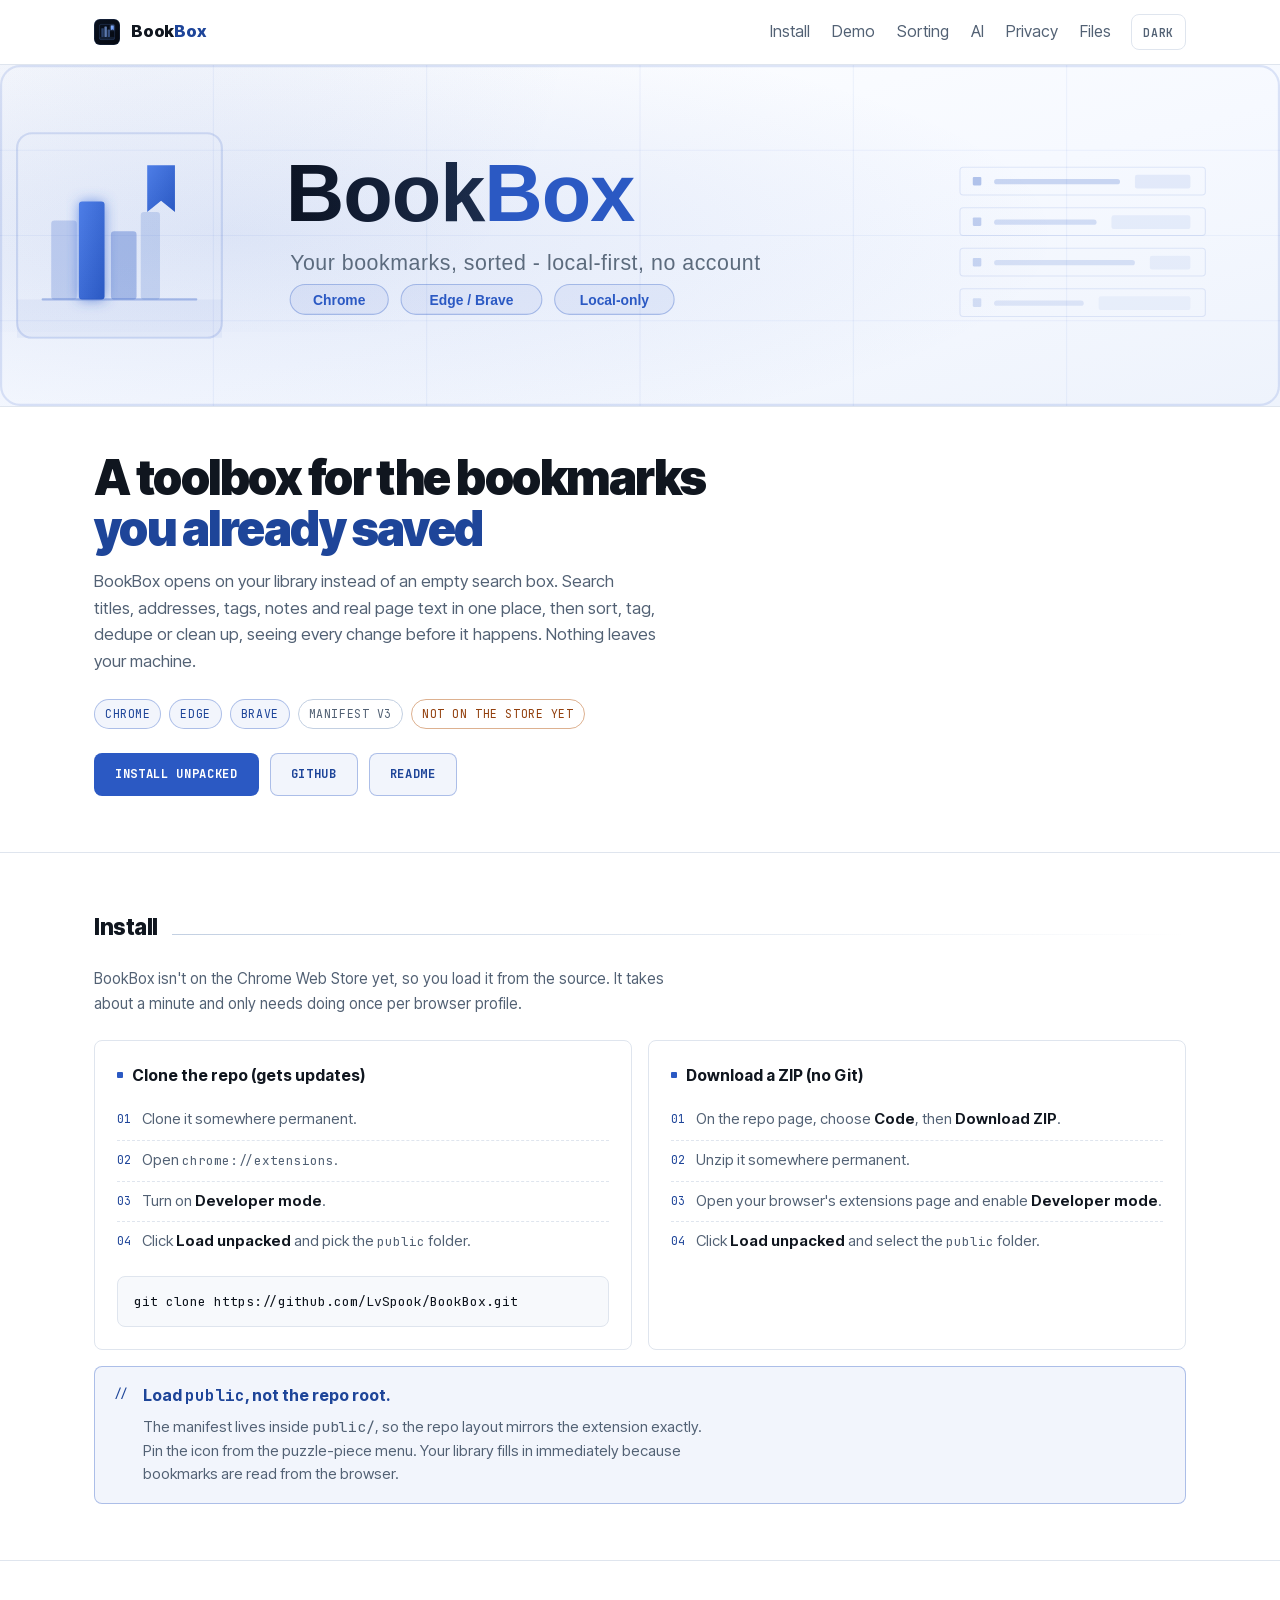
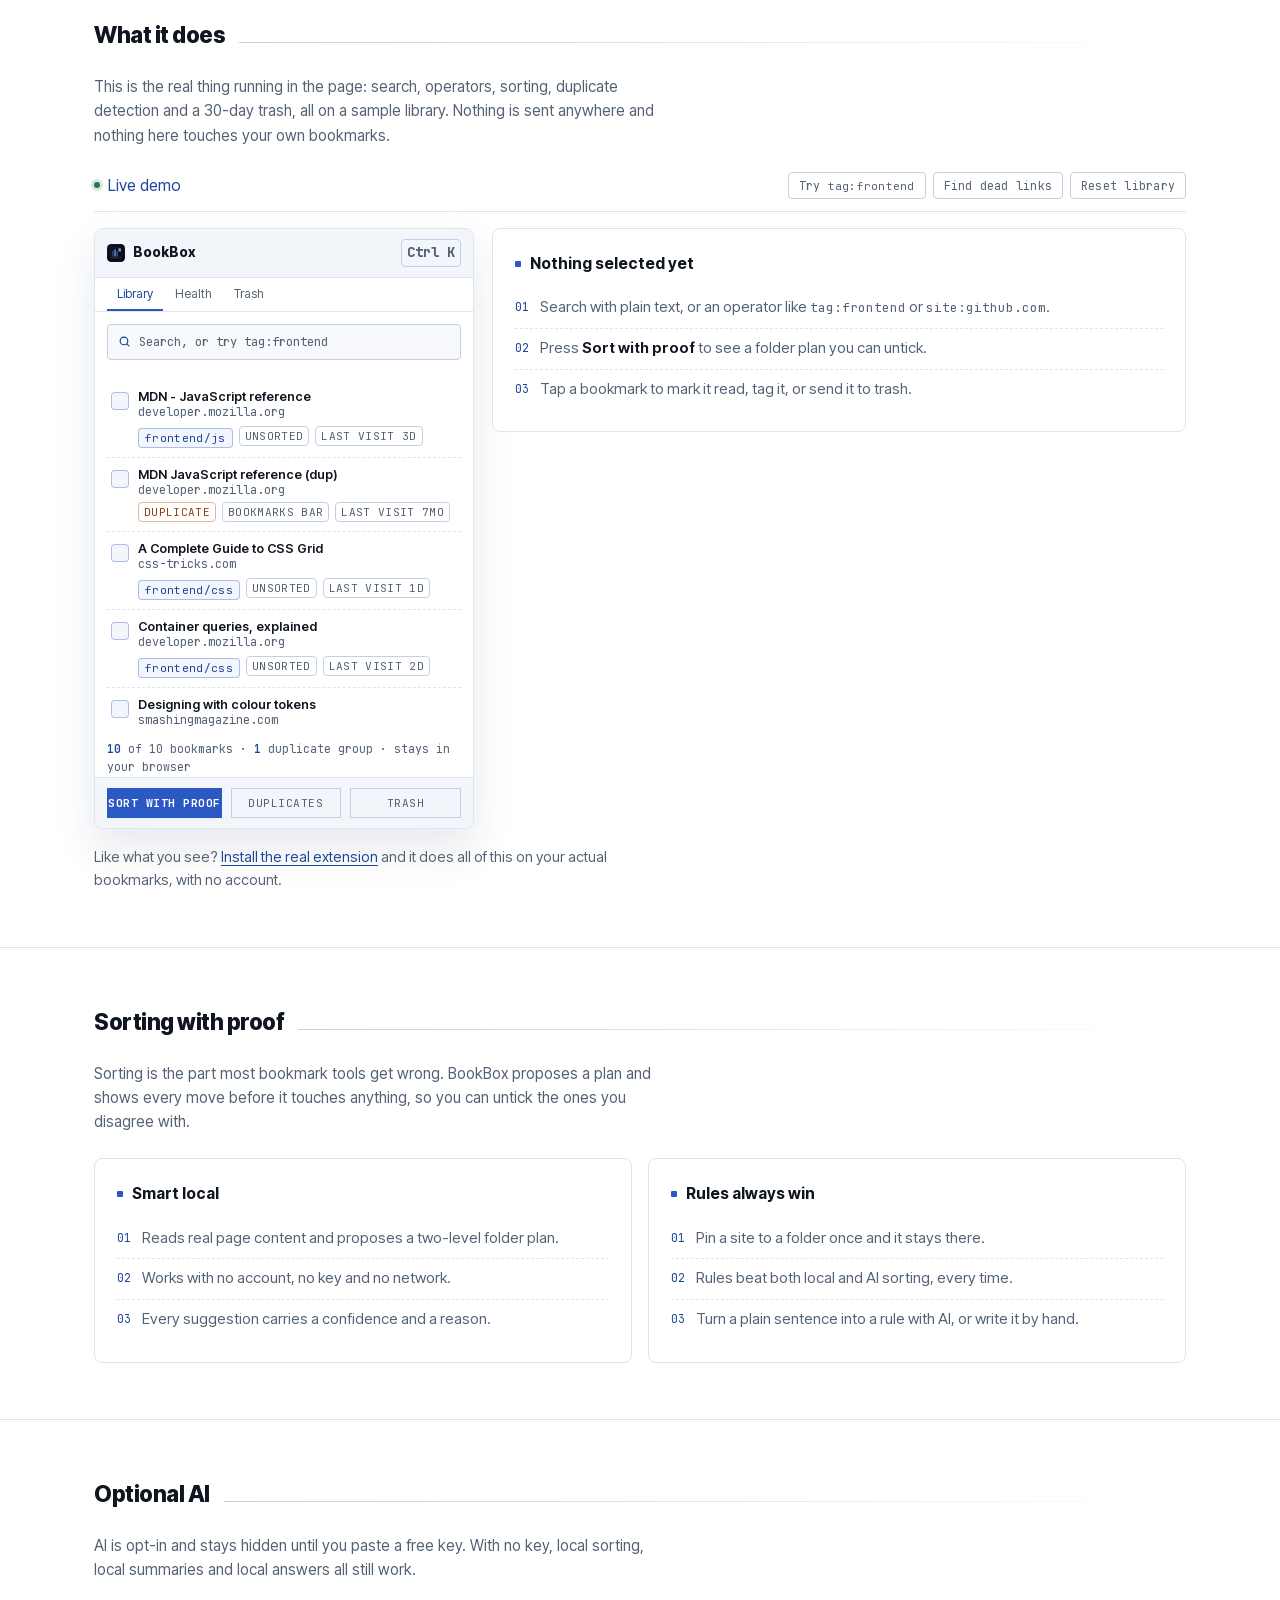
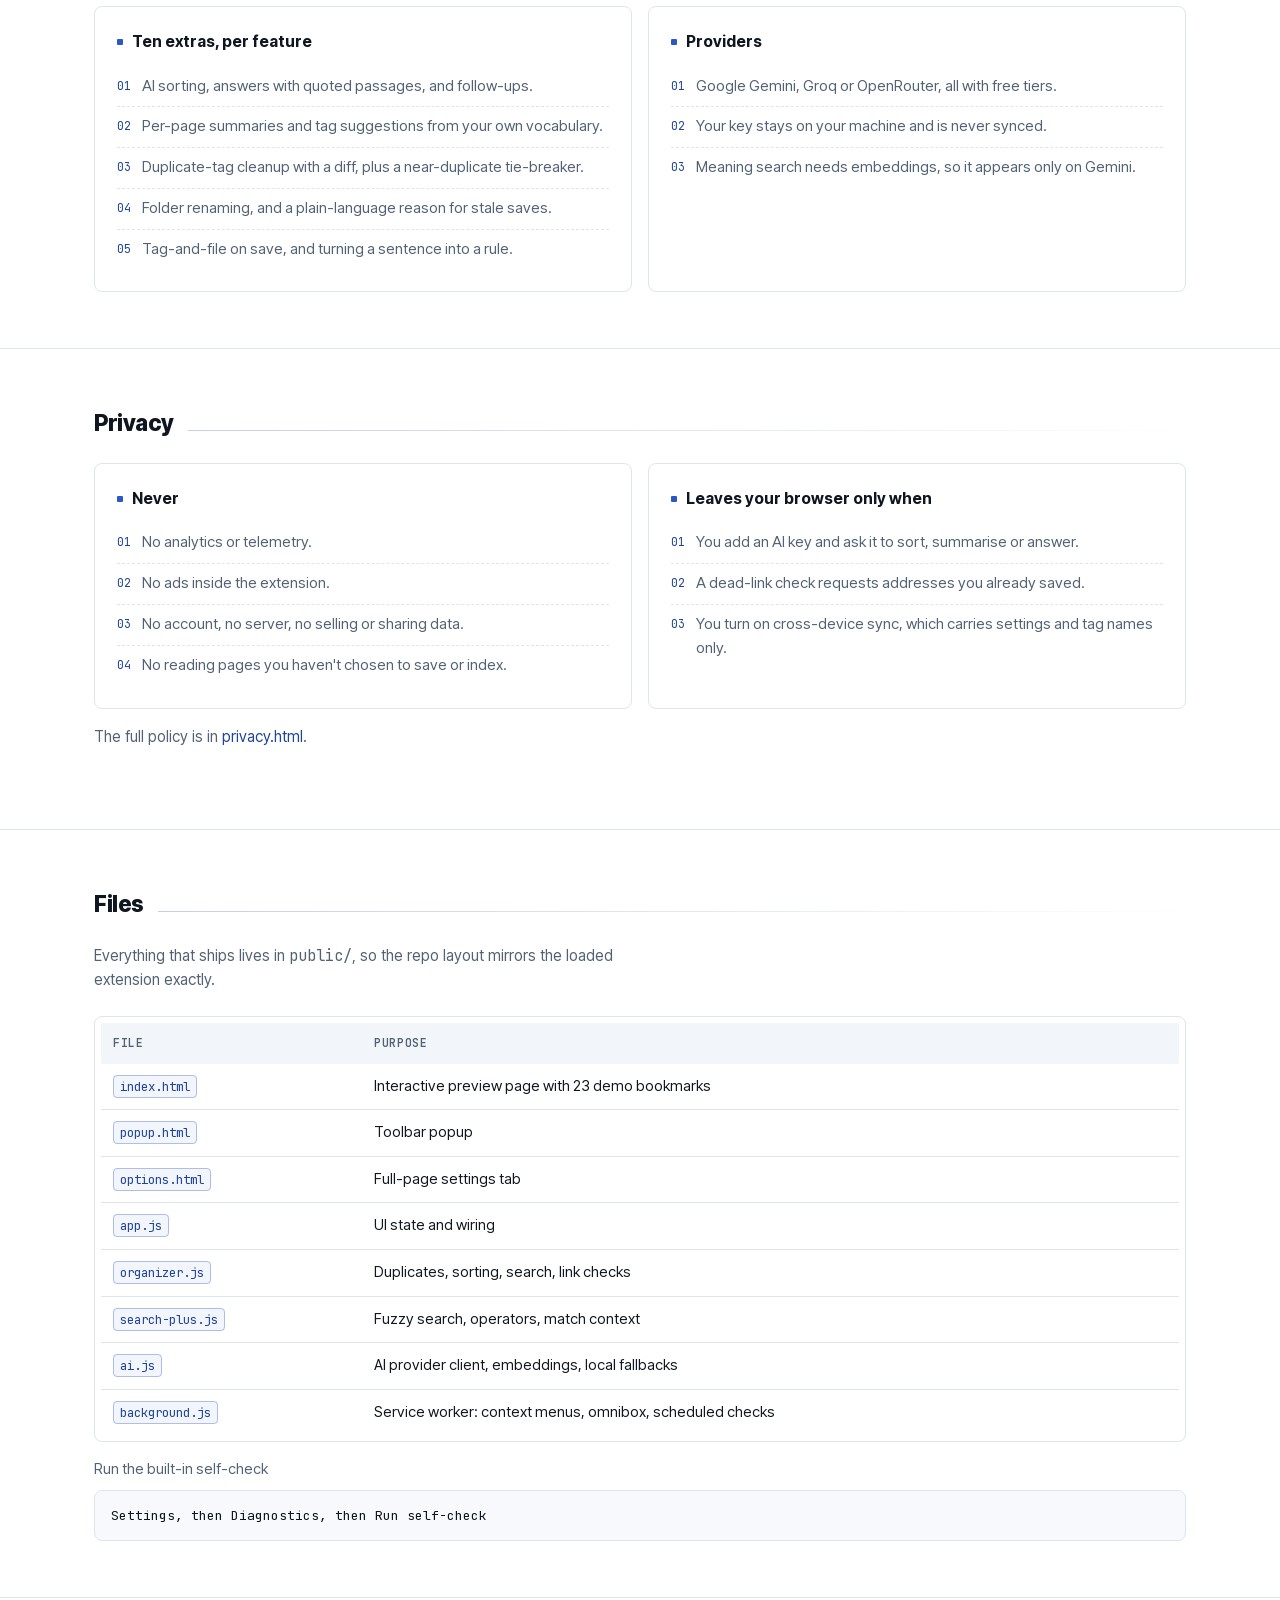
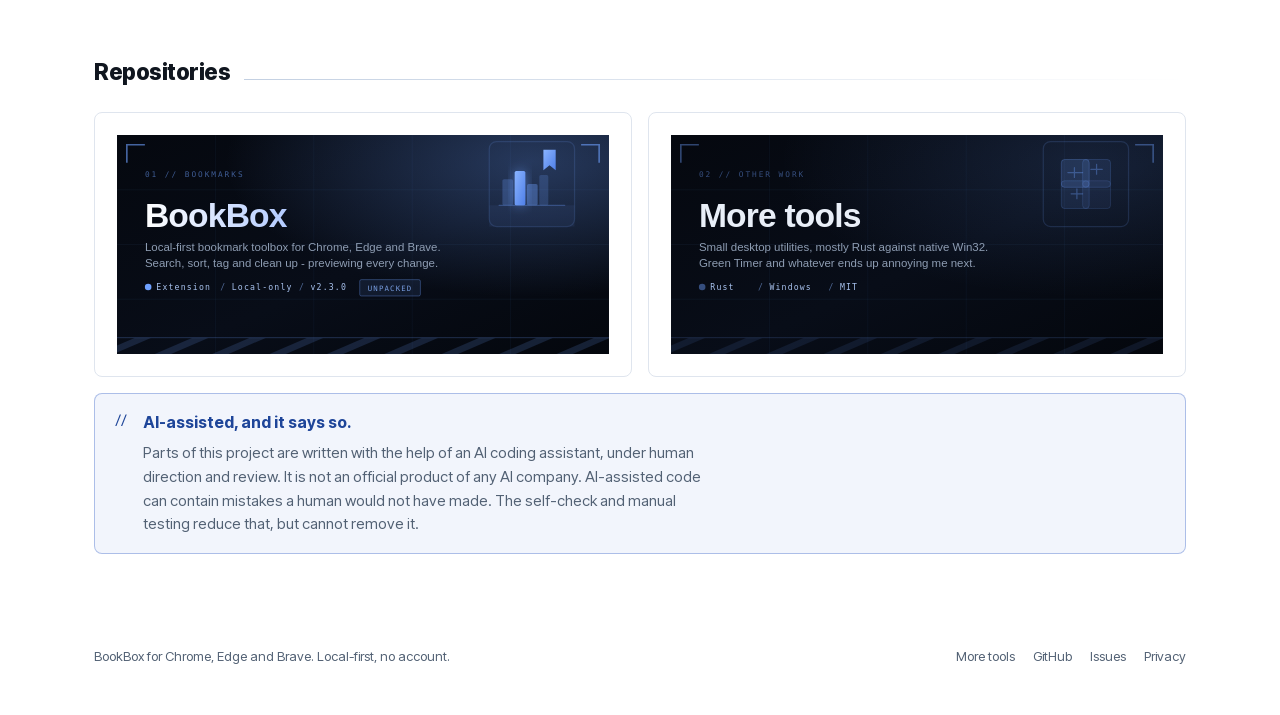
<file: docs/index.html>
<!DOCTYPE html>
<html lang="en">
<head>
<meta charset="utf-8">
<meta name="viewport" content="width=device-width, initial-scale=1">
<title>BookBox: a local-first bookmark toolbox for Chrome, Edge and Brave</title>
<meta name="description" content="BookBox opens on your library instead of an empty search box. Search saved page text, sort bookmarks with proof, and clean up duplicates under a 30-day trash. All local, no account.">
<meta name="theme-color" content="#04060b" media="(prefers-color-scheme: dark)">
<meta name="theme-color" content="#ffffff" media="(prefers-color-scheme: light)">
<meta property="og:title" content="BookBox">
<meta property="og:description" content="Your bookmarks, sorted. Local-first, no account.">
<meta property="og:type" content="website">
<meta property="og:image" content="assets/banner-dark.svg">
<meta property="og:url" content="https://lvspook.github.io/BookBox/">
<link rel="icon" href="assets/logo.svg" type="image/svg+xml">
<link rel="preload" href="assets/fonts/inter-tight-latin.woff2" as="font" type="font/woff2" crossorigin>
<link rel="preload" href="assets/fonts/jetbrains-mono-latin.woff2" as="font" type="font/woff2" crossorigin>
<link rel="stylesheet" href="style.css">
<script>
  (function () {
    try {
      var t = localStorage.getItem("bookbox-docs-theme");
      if (t === "light" || t === "dark") document.documentElement.setAttribute("data-theme", t);
    } catch (e) {}
  })();
</script>
</head>
<body>

<a class="skip" href="#main">Skip to content</a>

<nav class="nav">
  <div class="wrap nav-inner">
    <a class="brand" href="#top">
      <img src="assets/logo.svg" alt="" width="26" height="26">
      <span>Book<b>Box</b></span>
    </a>
    <div class="nav-links">
      <a href="#install">Install</a>
      <a href="#features">Demo</a>
      <a href="#sorting">Sorting</a>
      <a href="#ai">AI</a>
      <a href="#privacy">Privacy</a>
      <a href="#files">Files</a>
    </div>
    <button class="theme-toggle" id="theme-toggle" type="button" aria-label="Switch colour scheme">
      <span class="theme-label">Light</span>
    </button>
  </div>
</nav>

<header class="hero" id="top">
  <img class="hero-banner" id="hero-banner" src="assets/banner-dark.svg" alt="BookBox reading a bookmark library across Chrome, Edge and Brave" width="1200" height="360">

  <div class="wrap hero-body">
    <h1>A toolbox for the bookmarks <em>you already saved</em></h1>
    <p>
      BookBox opens on your library instead of an empty search box. Search titles,
      addresses, tags, notes and real page text in one place, then sort, tag,
      dedupe or clean up, seeing every change before it happens. Nothing leaves
      your machine.
    </p>

    <div class="pill-row">
      <span class="pill">Chrome</span>
      <span class="pill">Edge</span>
      <span class="pill">Brave</span>
      <span class="pill dim">Manifest V3</span>
      <span class="pill warn">Not on the store yet</span>
    </div>

    <div class="cta-row">
      <a class="btn solid" href="#install">Install unpacked</a>
      <a class="btn" href="https://github.com/LvSpook/BookBox">GitHub</a>
      <a class="btn" href="https://github.com/LvSpook/BookBox#readme">README</a>
    </div>
  </div>
</header>

<main id="main">

  <section id="install">
    <div class="wrap">
      <div class="sec-head">
        <h2>Install</h2>
        <span class="rule"></span>
      </div>

      <p class="sec-note">
        BookBox isn't on the Chrome Web Store yet, so you load it from the source.
        It takes about a minute and only needs doing once per browser profile.
      </p>

      <div class="grid2">
        <div class="card">
          <h3><span class="bar"></span>Clone the repo (gets updates)</h3>
          <ul>
            <li><span class="n">01</span><span>Clone it somewhere permanent.</span></li>
            <li><span class="n">02</span><span>Open <code>chrome://extensions</code>.</span></li>
            <li><span class="n">03</span><span>Turn on <strong>Developer mode</strong>.</span></li>
            <li><span class="n">04</span><span>Click <strong>Load unpacked</strong> and pick the <code>public</code> folder.</span></li>
          </ul>
          <pre class="card-pre"><code>git clone https://github.com/LvSpook/BookBox.git</code></pre>
        </div>

        <div class="card">
          <h3><span class="bar"></span>Download a ZIP (no Git)</h3>
          <ul>
            <li><span class="n">01</span><span>On the repo page, choose <strong>Code</strong>, then <strong>Download ZIP</strong>.</span></li>
            <li><span class="n">02</span><span>Unzip it somewhere permanent.</span></li>
            <li><span class="n">03</span><span>Open your browser's extensions page and enable <strong>Developer mode</strong>.</span></li>
            <li><span class="n">04</span><span>Click <strong>Load unpacked</strong> and select the <code>public</code> folder.</span></li>
          </ul>
        </div>
      </div>

      <div class="notice spaced">
        <span class="ico" aria-hidden="true">//</span>
        <div>
          <strong>Load <code>public</code>, not the repo root.</strong>
          <p>
            The manifest lives inside <code>public/</code>, so the repo layout mirrors
            the extension exactly. Pin the icon from the puzzle-piece menu. Your
            library fills in immediately because bookmarks are read from the browser.
          </p>
        </div>
      </div>
    </div>
  </section>

  <section id="features">
    <div class="wrap">
      <div class="sec-head">
        <h2>What it does</h2>
        <span class="rule"></span>
      </div>

      <p class="sec-note">
        This is the real thing running in the page: search, operators, sorting,
        duplicate detection and a 30-day trash, all on a sample library. Nothing is
        sent anywhere and nothing here touches your own bookmarks.
      </p>

      <div class="demo" id="demo">
        <div class="demo-head">
          <span class="demo-eyebrow">Live demo</span>
          <div class="demo-steps" role="group" aria-label="Try these">
            <button type="button" class="demo-chip" data-try="grid">Try <code>tag:frontend</code></button>
            <button type="button" class="demo-chip" data-try="dead">Find dead links</button>
            <button type="button" class="demo-chip" data-try="reset">Reset library</button>
          </div>
        </div>

        <div class="mock-wrap">
          <div class="mock">
            <div class="mock-bar">
              <img src="assets/logo.svg" alt="" width="18" height="18">
              <span>BookBox</span>
              <span class="kbd">Ctrl K</span>
            </div>

            <div class="mock-tabs" role="tablist">
              <button type="button" class="demo-tab on" role="tab" aria-selected="true" data-panel="library">Library</button>
              <button type="button" class="demo-tab" role="tab" aria-selected="false" data-panel="health">Health</button>
              <button type="button" class="demo-tab" role="tab" aria-selected="false" data-panel="trash">Trash</button>
            </div>

            <div class="demo-panel" data-panel="library">
              <label class="mock-search" for="demo-q">
                <svg class="icon" width="13" height="13" viewBox="0 0 24 24" fill="none" stroke="currentColor" stroke-width="2.2" stroke-linecap="round" aria-hidden="true"><circle cx="11" cy="11" r="7"/><path d="M20 20l-3.6-3.6"/></svg>
                <input id="demo-q" type="search" autocomplete="off" spellcheck="false" placeholder="Search, or try tag:frontend">
              </label>
              <div class="demo-chips" id="demo-active-filters"></div>
              <div class="mock-list" id="demo-results" role="list" aria-live="polite"></div>
              <div class="demo-status" id="demo-status"></div>
            </div>

            <div class="demo-panel" data-panel="health" hidden>
              <div class="mock-list" id="demo-health" role="list" aria-live="polite"></div>
            </div>

            <div class="demo-panel" data-panel="trash" hidden>
              <div class="mock-list" id="demo-trash" role="list" aria-live="polite"></div>
            </div>

            <div class="mock-foot">
              <button type="button" class="demo-action primary" data-action="sort">Sort with proof</button>
              <button type="button" class="demo-action" data-action="dupes">Duplicates</button>
              <button type="button" class="demo-action" data-action="trash">Trash</button>
            </div>
          </div>

          <div class="demo-side" id="demo-side" aria-live="polite">
            <div class="card demo-empty">
              <h3><span class="bar"></span>Nothing selected yet</h3>
              <ul>
                <li><span class="n">01</span><span>Search with plain text, or an operator like <code>tag:frontend</code> or <code>site:github.com</code>.</span></li>
                <li><span class="n">02</span><span>Press <strong>Sort with proof</strong> to see a folder plan you can untick.</span></li>
                <li><span class="n">03</span><span>Tap a bookmark to mark it read, tag it, or send it to trash.</span></li>
              </ul>
            </div>
          </div>
        </div>
      </div>

      <p class="demo-note">
        Like what you see? <a href="#install">Install the real extension</a> and it
        does all of this on your actual bookmarks, with no account.
      </p>
    </div>
  </section>

  <section id="sorting">
    <div class="wrap">
      <div class="sec-head">
        <h2>Sorting with proof</h2>
        <span class="rule"></span>
      </div>

      <p class="sec-note">
        Sorting is the part most bookmark tools get wrong. BookBox proposes a plan
        and shows every move before it touches anything, so you can untick the ones
        you disagree with.
      </p>

      <div class="grid2">
        <div class="card">
          <h3><span class="bar"></span>Smart local</h3>
          <ul>
            <li><span class="n">01</span><span>Reads real page content and proposes a two-level folder plan.</span></li>
            <li><span class="n">02</span><span>Works with no account, no key and no network.</span></li>
            <li><span class="n">03</span><span>Every suggestion carries a confidence and a reason.</span></li>
          </ul>
        </div>
        <div class="card">
          <h3><span class="bar"></span>Rules always win</h3>
          <ul>
            <li><span class="n">01</span><span>Pin a site to a folder once and it stays there.</span></li>
            <li><span class="n">02</span><span>Rules beat both local and AI sorting, every time.</span></li>
            <li><span class="n">03</span><span>Turn a plain sentence into a rule with AI, or write it by hand.</span></li>
          </ul>
        </div>
      </div>
    </div>
  </section>

  <section id="ai">
    <div class="wrap">
      <div class="sec-head">
        <h2>Optional AI</h2>
        <span class="rule"></span>
      </div>

      <p class="sec-note">
        AI is opt-in and stays hidden until you paste a free key. With no key, local
        sorting, local summaries and local answers all still work.
      </p>

      <div class="grid2">
        <div class="card">
          <h3><span class="bar"></span>Ten extras, per feature</h3>
          <ul>
            <li><span class="n">01</span><span>AI sorting, answers with quoted passages, and follow-ups.</span></li>
            <li><span class="n">02</span><span>Per-page summaries and tag suggestions from your own vocabulary.</span></li>
            <li><span class="n">03</span><span>Duplicate-tag cleanup with a diff, plus a near-duplicate tie-breaker.</span></li>
            <li><span class="n">04</span><span>Folder renaming, and a plain-language reason for stale saves.</span></li>
            <li><span class="n">05</span><span>Tag-and-file on save, and turning a sentence into a rule.</span></li>
          </ul>
        </div>
        <div class="card">
          <h3><span class="bar"></span>Providers</h3>
          <ul>
            <li><span class="n">01</span><span>Google Gemini, Groq or OpenRouter, all with free tiers.</span></li>
            <li><span class="n">02</span><span>Your key stays on your machine and is never synced.</span></li>
            <li><span class="n">03</span><span>Meaning search needs embeddings, so it appears only on Gemini.</span></li>
          </ul>
        </div>
      </div>
    </div>
  </section>

  <section id="privacy">
    <div class="wrap">
      <div class="sec-head">
        <h2>Privacy</h2>
        <span class="rule"></span>
      </div>

      <div class="grid2">
        <div class="card">
          <h3><span class="bar"></span>Never</h3>
          <ul>
            <li><span class="n">01</span><span>No analytics or telemetry.</span></li>
            <li><span class="n">02</span><span>No ads inside the extension.</span></li>
            <li><span class="n">03</span><span>No account, no server, no selling or sharing data.</span></li>
            <li><span class="n">04</span><span>No reading pages you haven't chosen to save or index.</span></li>
          </ul>
        </div>
        <div class="card">
          <h3><span class="bar"></span>Leaves your browser only when</h3>
          <ul>
            <li><span class="n">01</span><span>You add an AI key and ask it to sort, summarise or answer.</span></li>
            <li><span class="n">02</span><span>A dead-link check requests addresses you already saved.</span></li>
            <li><span class="n">03</span><span>You turn on cross-device sync, which carries settings and tag names only.</span></li>
          </ul>
        </div>
      </div>

      <p class="sec-note spaced">
        The full policy is in <a href="privacy.html">privacy.html</a>.
      </p>
    </div>
  </section>

  <section id="files">
    <div class="wrap">
      <div class="sec-head">
        <h2>Files</h2>
        <span class="rule"></span>
      </div>

      <p class="sec-note">
        Everything that ships lives in <code>public/</code>, so the repo layout
        mirrors the loaded extension exactly.
      </p>

      <div class="table-wrap">
        <table>
          <caption class="sr-only">Files in the public folder</caption>
          <thead>
            <tr><th scope="col">File</th><th scope="col">Purpose</th></tr>
          </thead>
          <tbody>
            <tr><td><code>index.html</code></td><td>Interactive preview page with 23 demo bookmarks</td></tr>
            <tr><td><code>popup.html</code></td><td>Toolbar popup</td></tr>
            <tr><td><code>options.html</code></td><td>Full-page settings tab</td></tr>
            <tr><td><code>app.js</code></td><td>UI state and wiring</td></tr>
            <tr><td><code>organizer.js</code></td><td>Duplicates, sorting, search, link checks</td></tr>
            <tr><td><code>search-plus.js</code></td><td>Fuzzy search, operators, match context</td></tr>
            <tr><td><code>ai.js</code></td><td>AI provider client, embeddings, local fallbacks</td></tr>
            <tr><td><code>background.js</code></td><td>Service worker: context menus, omnibox, scheduled checks</td></tr>
          </tbody>
        </table>
      </div>

      <div class="stack spaced">
        <div>
          <p class="hint">Run the built-in self-check</p>
          <pre><code>Settings, then Diagnostics, then Run self-check</code></pre>
        </div>
      </div>
    </div>
  </section>

  <section id="repos">
    <div class="wrap">
      <div class="sec-head">
        <h2>Repositories</h2>
        <span class="rule"></span>
      </div>

      <div class="grid2">
        <a class="card card-link" href="https://lvspook.github.io/BookBox/">
          <img src="assets/card-bookbox.svg" alt="BookBox, a local-first bookmark toolbox" width="520" height="200">
        </a>
        <a class="card card-link" href="https://lvspook.github.io/LvSpook/">
          <img src="assets/card-more.svg" alt="More tools from LvSpook" width="520" height="200">
        </a>
      </div>

      <div class="notice spaced">
        <span class="ico" aria-hidden="true">//</span>
        <div>
          <strong>AI-assisted, and it says so.</strong>
          <p>
            Parts of this project are written with the help of an AI coding assistant,
            under human direction and review. It is not an official product of any AI
            company. AI-assisted code can contain mistakes a human would not have made.
            The self-check and manual testing reduce that, but cannot remove it.
          </p>
        </div>
      </div>
    </div>
  </section>

</main>

<footer>
  <div class="wrap foot">
    <span>BookBox for Chrome, Edge and Brave. Local-first, no account.</span>
    <nav aria-label="Footer">
      <a href="https://lvspook.github.io/LvSpook/">More tools</a>
      <a href="https://github.com/LvSpook/BookBox">GitHub</a>
      <a href="https://github.com/LvSpook/BookBox/issues">Issues</a>
      <a href="privacy.html">Privacy</a>
    </nav>
  </div>
</footer>

<script>
  (function () {
    var root = document.documentElement;
    var btn = document.getElementById("theme-toggle");
    var label = btn.querySelector(".theme-label");
    var prefersLight = window.matchMedia && window.matchMedia("(prefers-color-scheme: light)").matches;

    function current() {
      return root.getAttribute("data-theme") || (prefersLight ? "light" : "dark");
    }

    function apply(theme) {
      root.setAttribute("data-theme", theme);
      label.textContent = theme === "light" ? "Dark" : "Light";
      btn.setAttribute("aria-label", theme === "light" ? "Switch to dark colours" : "Switch to light colours");

      var banner = document.getElementById("hero-banner");
      if (banner) banner.src = theme === "light" ? "assets/banner-light.svg" : "assets/banner-dark.svg";

      try { localStorage.setItem("bookbox-docs-theme", theme); } catch (e) {}
    }

    apply(current());
    btn.addEventListener("click", function () {
      apply(current() === "light" ? "dark" : "light");
    });
  })();
</script>

<script src="demo.js"></script>

</body>
</html>
</file>
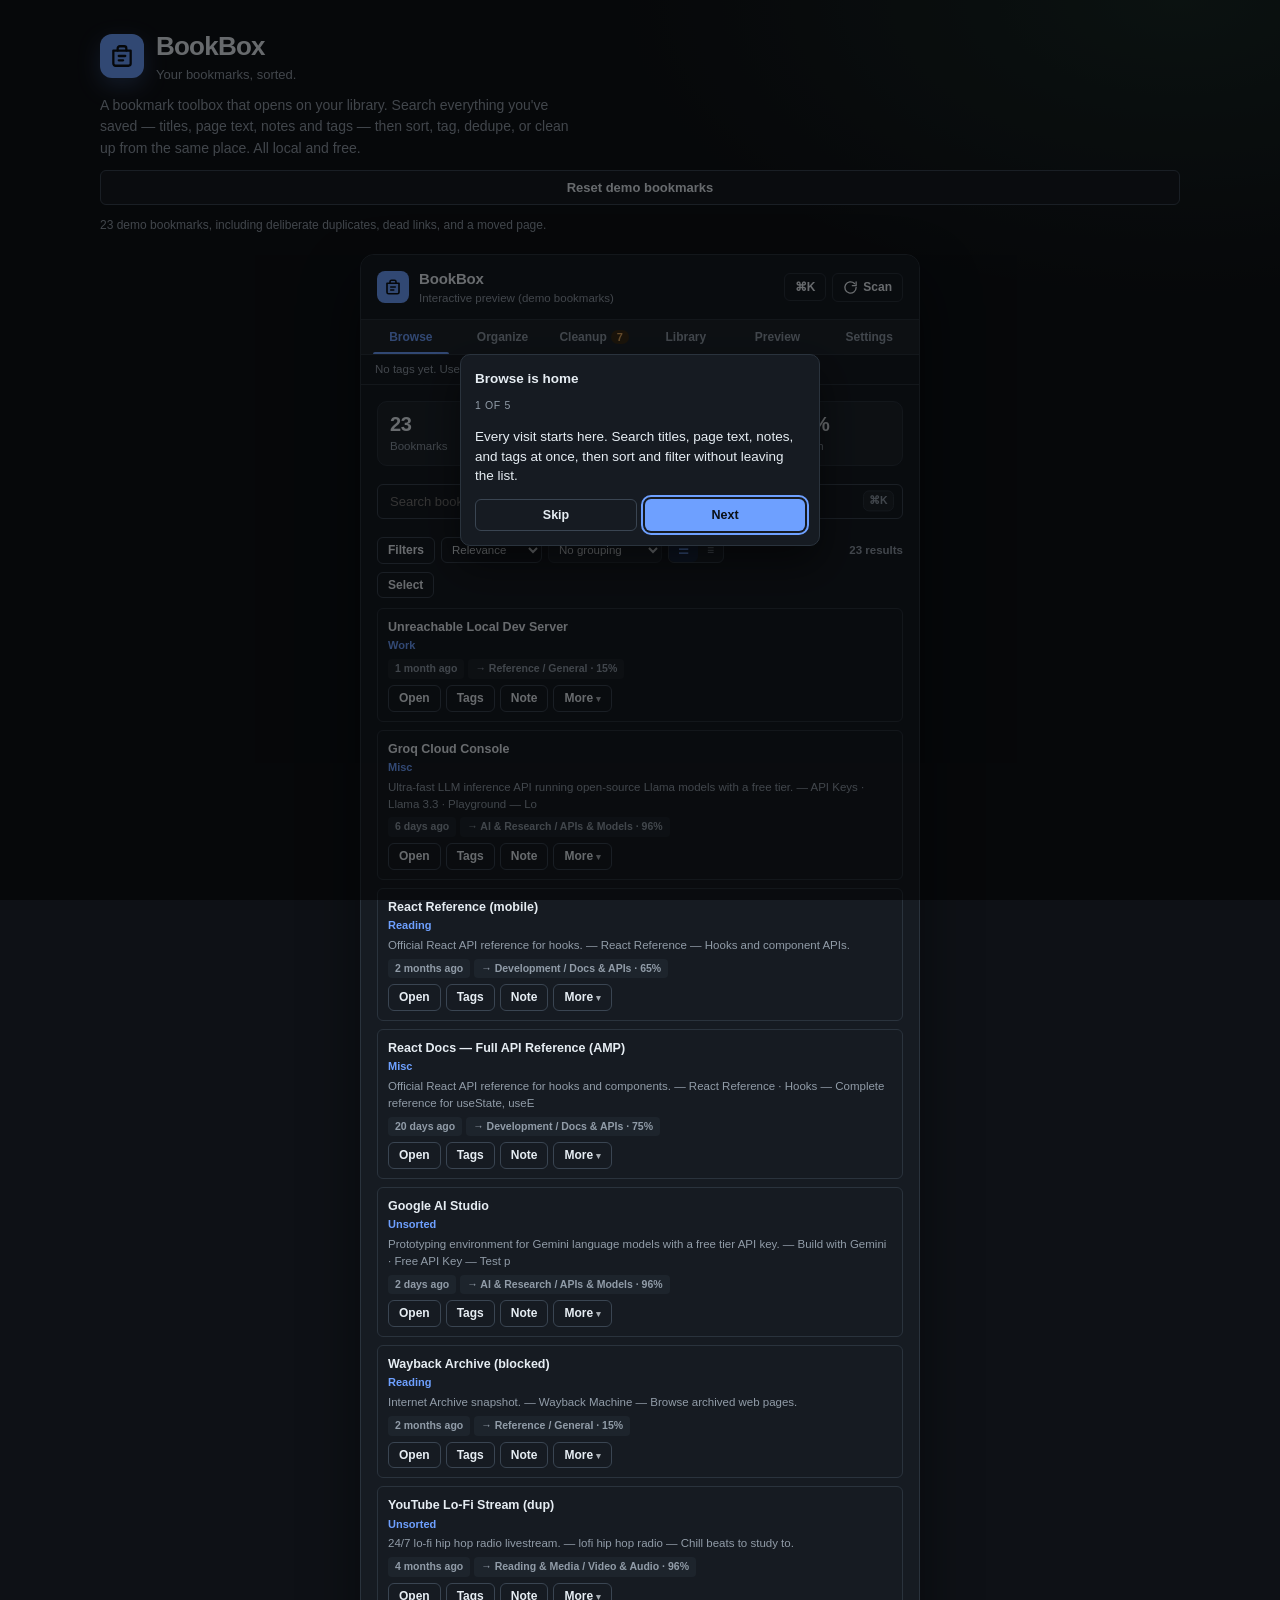
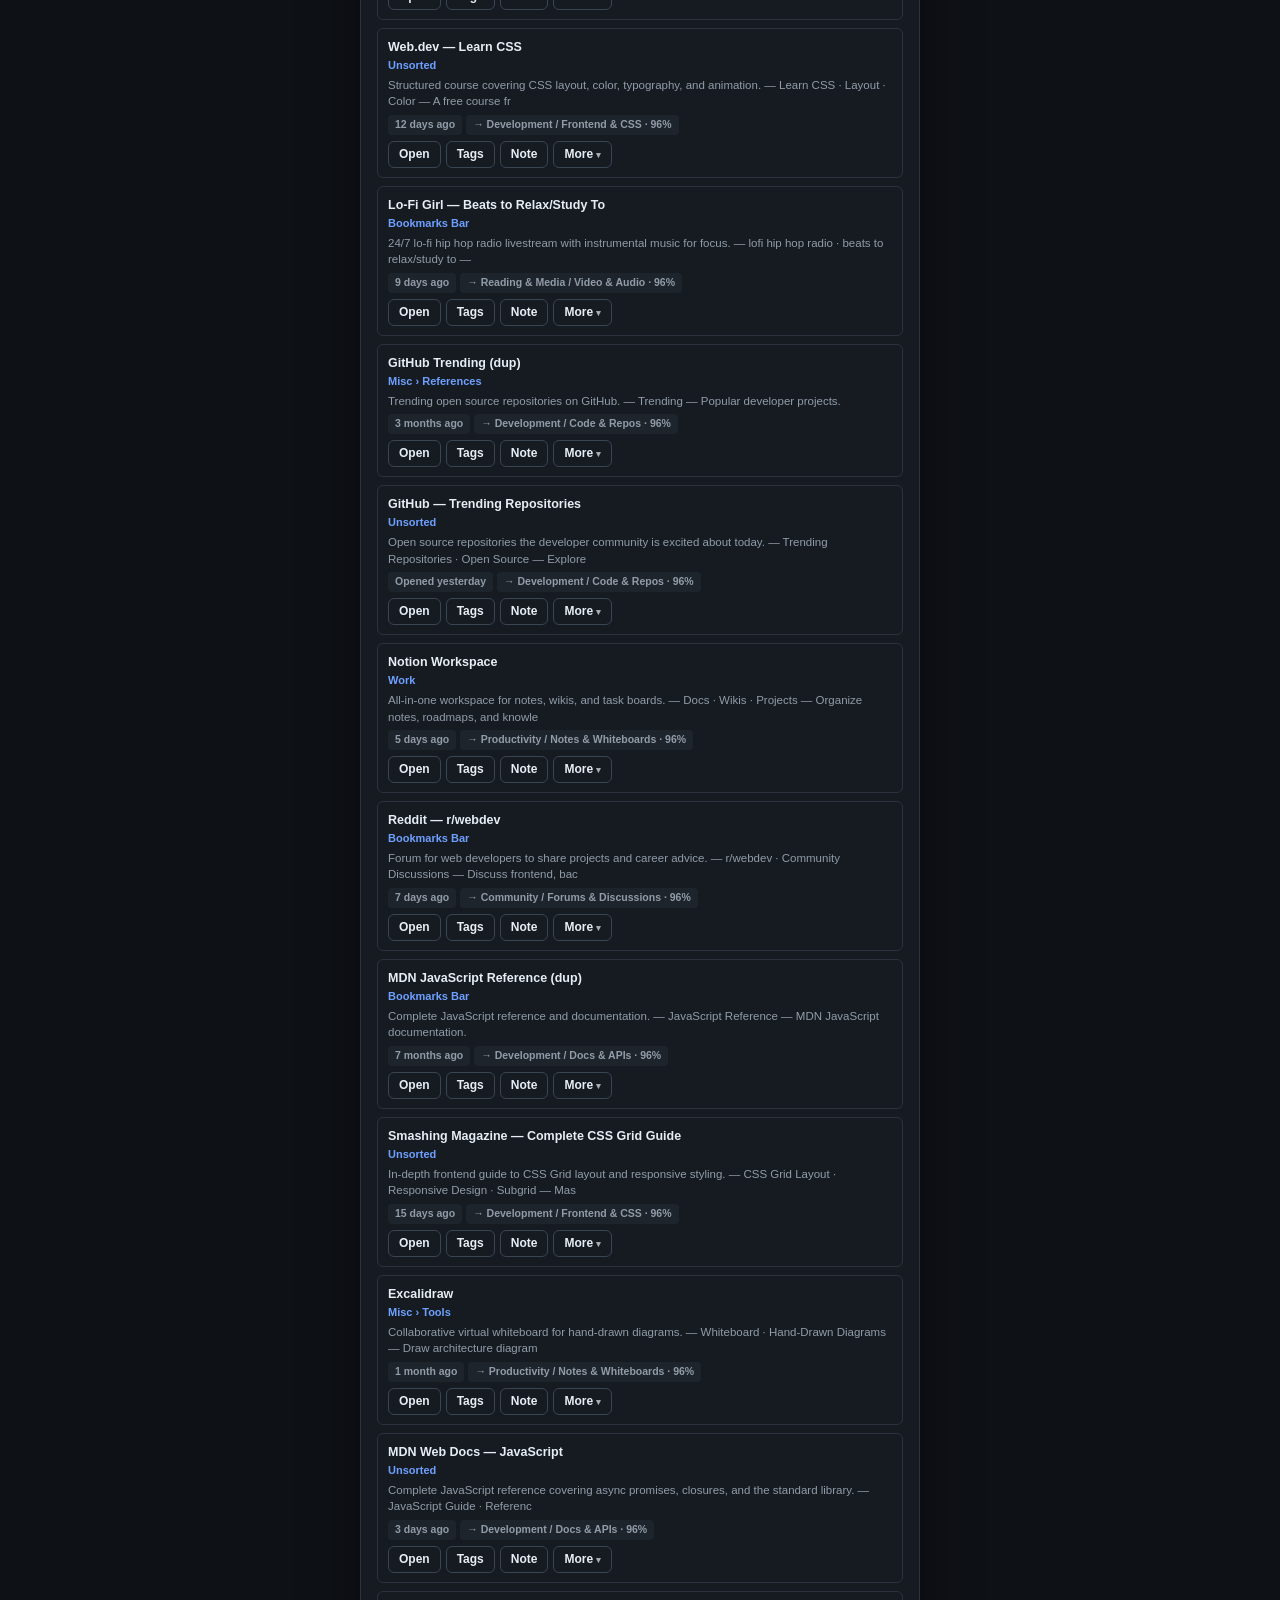
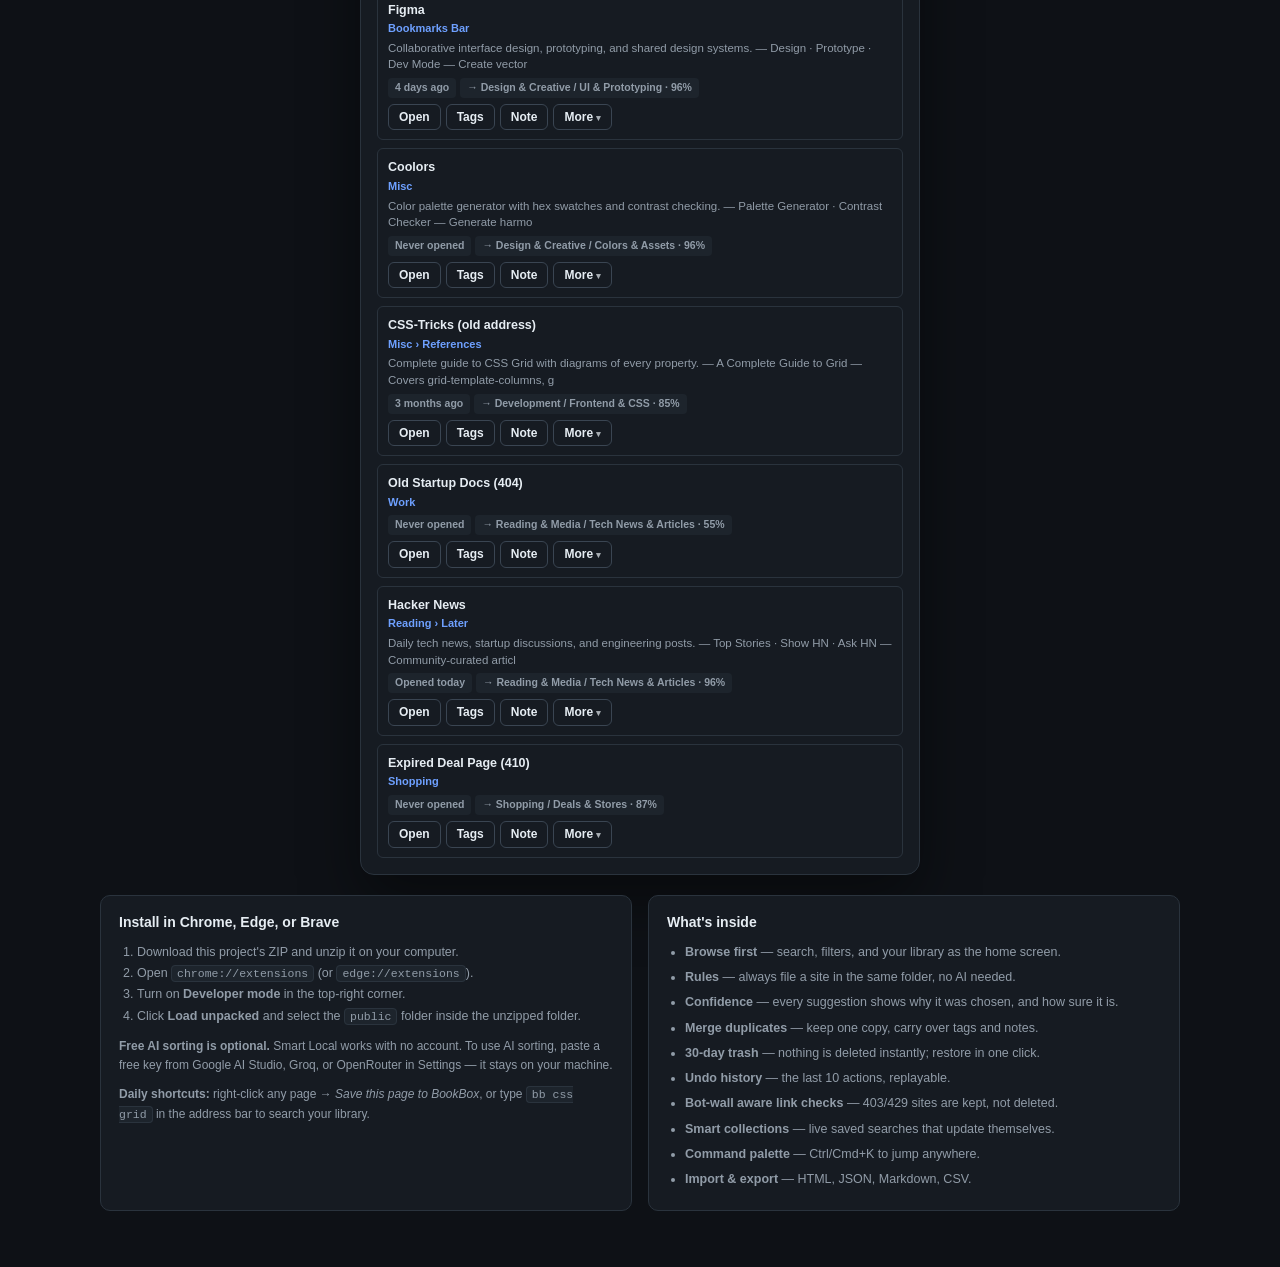
<file: public/index.html>
<!DOCTYPE html>
<html lang="en" data-theme="dark">
<head>
  <meta charset="UTF-8" />
  <meta name="viewport" content="width=device-width, initial-scale=1.0" />
  <title>BookBox — Bookmark Toolbox</title>
  <script src="theme-boot.js"></script>
  <link rel="stylesheet" href="styles.css" />
</head>
<body class="preview-body">
  <div class="preview-page">
    <header class="preview-hero">
      <div class="preview-hero-top">
        <span class="preview-logo" aria-hidden="true">
          <svg width="26" height="26" viewBox="0 0 24 24" fill="none" stroke="currentColor" stroke-width="2.1" stroke-linecap="round" stroke-linejoin="round">
            <path d="M4 7h16v12a2 2 0 0 1-2 2H6a2 2 0 0 1-2-2z"/>
            <path d="M8 7V5a2 2 0 0 1 2-2h4a2 2 0 0 1 2 2v2"/>
            <path d="M9 12h6"/>
            <path d="M9 16h4"/>
          </svg>
        </span>
        <div>
          <h1 class="preview-title">BookBox</h1>
          <p class="preview-tagline">Your bookmarks, sorted.</p>
        </div>
      </div>
      <p class="preview-sub">
        A bookmark toolbox that opens on your library. Search everything you've saved — titles, page text,
        notes and tags — then sort, tag, dedupe, or clean up from the same place. All local and free.
      </p>
      <div class="preview-actions">
        <button type="button" class="btn-secondary" id="reset-demo-btn">Reset demo bookmarks</button>
        <span class="preview-note">23 demo bookmarks, including deliberate duplicates, dead links, and a moved page.</span>
      </div>
    </header>

    <div class="preview-frame" id="preview-frame"></div>

    <section class="preview-info">
      <div class="install-card">
        <h2>Install in Chrome, Edge, or Brave</h2>
        <ol>
          <li>Download this project's ZIP and unzip it on your computer.</li>
          <li>Open <code>chrome://extensions</code> (or <code>edge://extensions</code>).</li>
          <li>Turn on <strong>Developer mode</strong> in the top-right corner.</li>
          <li>Click <strong>Load unpacked</strong> and select the <code>public</code> folder inside the unzipped folder.</li>
        </ol>
        <p class="note">
          <strong>Free AI sorting is optional.</strong> Smart Local works with no account. To use AI sorting,
          paste a free key from Google AI Studio, Groq, or OpenRouter in Settings — it stays on your machine.
        </p>
        <p class="note">
          <strong>Daily shortcuts:</strong> right-click any page → <em>Save this page to BookBox</em>,
          or type <code>bb css grid</code> in the address bar to search your library.
        </p>
      </div>

      <div class="install-card">
        <h2>What's inside</h2>
        <ul class="feature-list">
          <li><strong>Browse first</strong> — search, filters, and your library as the home screen.</li>
          <li><strong>Rules</strong> — always file a site in the same folder, no AI needed.</li>
          <li><strong>Confidence</strong> — every suggestion shows why it was chosen, and how sure it is.</li>
          <li><strong>Merge duplicates</strong> — keep one copy, carry over tags and notes.</li>
          <li><strong>30-day trash</strong> — nothing is deleted instantly; restore in one click.</li>
          <li><strong>Undo history</strong> — the last 10 actions, replayable.</li>
          <li><strong>Bot-wall aware link checks</strong> — 403/429 sites are kept, not deleted.</li>
          <li><strong>Smart collections</strong> — live saved searches that update themselves.</li>
          <li><strong>Command palette</strong> — Ctrl/Cmd+K to jump anywhere.</li>
          <li><strong>Import &amp; export</strong> — HTML, JSON, Markdown, CSV.</li>
        </ul>
      </div>
    </section>
  </div>

  <script src="preview-fallback.js"></script>
  <script type="module" src="preview.js"></script>
</body>
</html>
</file>
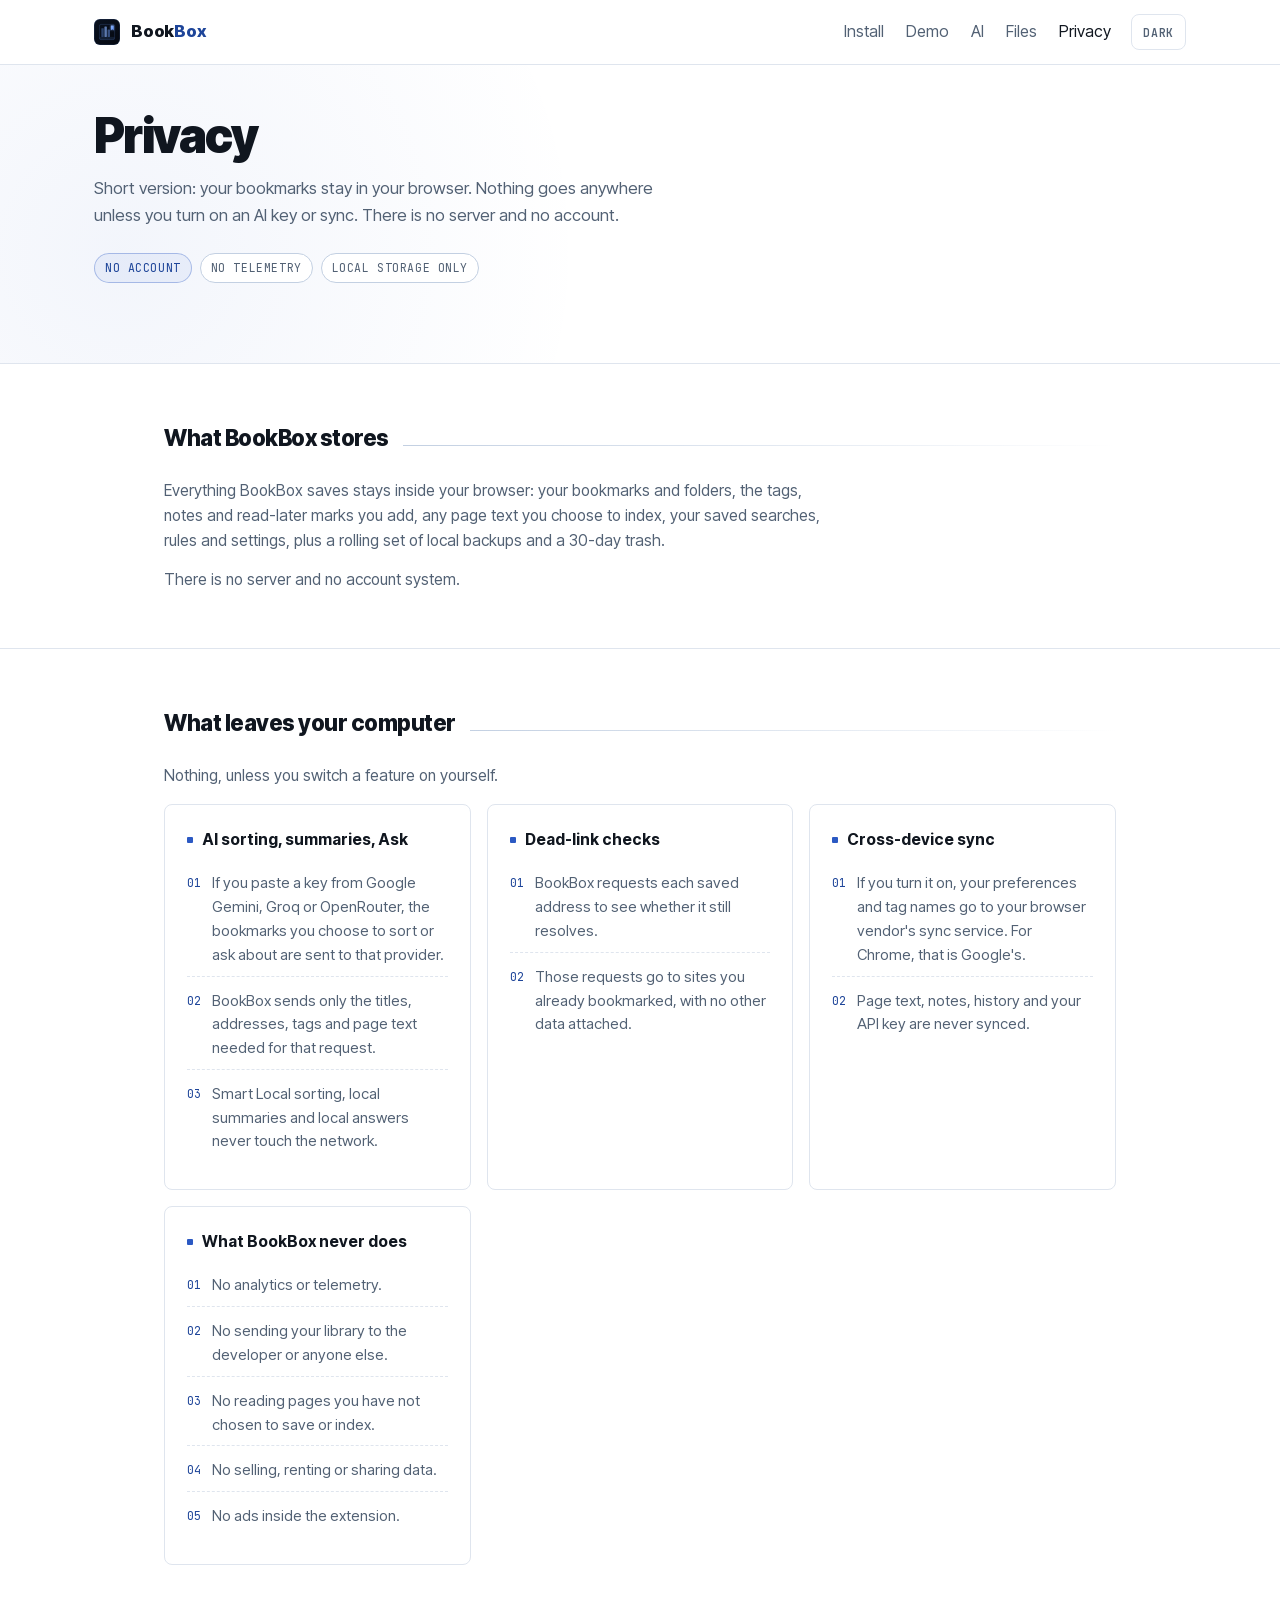
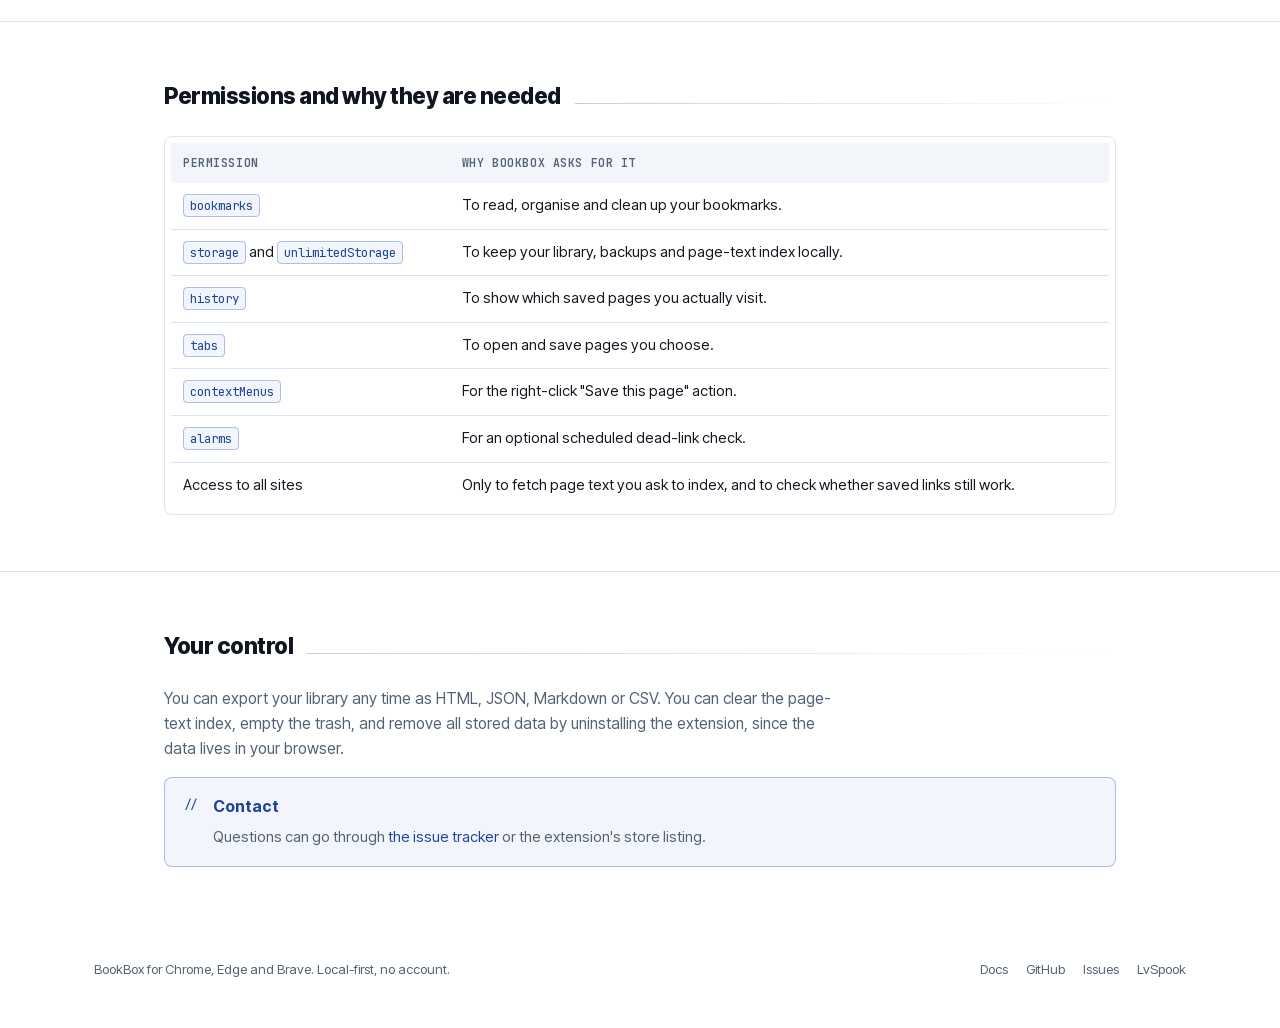
<file: docs/privacy.html>
<!DOCTYPE html>
<html lang="en">
<head>
<meta charset="utf-8">
<meta name="viewport" content="width=device-width, initial-scale=1">
<title>Privacy policy for BookBox</title>
<meta name="description" content="What BookBox keeps in your browser, and the only cases where anything leaves it.">
<meta name="theme-color" content="#04060b" media="(prefers-color-scheme: dark)">
<meta name="theme-color" content="#ffffff" media="(prefers-color-scheme: light)">
<meta property="og:title" content="BookBox privacy">
<meta property="og:description" content="What BookBox keeps, and what it sends.">
<meta property="og:type" content="website">
<meta property="og:image" content="assets/banner-dark.svg">
<link rel="icon" href="assets/logo.svg" type="image/svg+xml">
<link rel="stylesheet" href="style.css">
<script>
  (function () {
    try {
      var t = localStorage.getItem("bookbox-docs-theme");
      if (t === "light" || t === "dark") document.documentElement.setAttribute("data-theme", t);
    } catch (e) {}
  })();
</script>
</head>
<body>

<a class="skip" href="#main">Skip to content</a>

<nav class="nav">
  <div class="wrap nav-inner">
    <a class="brand" href="index.html">
      <img src="assets/logo.svg" alt="" width="26" height="26">
      <span>Book<b>Box</b></span>
    </a>
    <div class="nav-links">
      <a href="index.html#install">Install</a>
      <a href="index.html#features">Demo</a>
      <a href="index.html#ai">AI</a>
      <a href="index.html#files">Files</a>
      <a href="privacy.html" aria-current="page">Privacy</a>
    </div>
    <button class="theme-toggle" id="theme-toggle" type="button" aria-label="Switch colour scheme">
      <span class="theme-label">Light</span>
    </button>
  </div>
</nav>

<header class="hero">
  <div class="wrap hero-body">
    <h1>Privacy</h1>
    <p>
      Short version: your bookmarks stay in your browser. Nothing goes anywhere
      unless you turn on an AI key or sync. There is no server and no account.
    </p>
    <div class="pill-row">
      <span class="pill">No account</span>
      <span class="pill dim">No telemetry</span>
      <span class="pill dim">Local storage only</span>
    </div>
  </div>
</header>

<main id="main">
  <section>
    <div class="wrap prose">
      <div class="sec-head">
        <h2>What BookBox stores</h2>
        <span class="rule"></span>
      </div>
      <p>
        Everything BookBox saves stays inside your browser: your bookmarks and
        folders, the tags, notes and read-later marks you add, any page text you
        choose to index, your saved searches, rules and settings, plus a rolling
        set of local backups and a 30-day trash.
      </p>
      <p>There is no server and no account system.</p>
    </div>
  </section>

  <section>
    <div class="wrap prose">
      <div class="sec-head">
        <h2>What leaves your computer</h2>
        <span class="rule"></span>
      </div>
      <p>Nothing, unless you switch a feature on yourself.</p>

      <div class="grid2 spaced">
        <div class="card">
          <h3><span class="bar"></span>AI sorting, summaries, Ask</h3>
          <ul>
            <li><span class="n">01</span><span>If you paste a key from Google Gemini, Groq or OpenRouter, the bookmarks you choose to sort or ask about are sent to that provider.</span></li>
            <li><span class="n">02</span><span>BookBox sends only the titles, addresses, tags and page text needed for that request.</span></li>
            <li><span class="n">03</span><span>Smart Local sorting, local summaries and local answers never touch the network.</span></li>
          </ul>
        </div>
        <div class="card">
          <h3><span class="bar"></span>Dead-link checks</h3>
          <ul>
            <li><span class="n">01</span><span>BookBox requests each saved address to see whether it still resolves.</span></li>
            <li><span class="n">02</span><span>Those requests go to sites you already bookmarked, with no other data attached.</span></li>
          </ul>
        </div>
        <div class="card">
          <h3><span class="bar"></span>Cross-device sync</h3>
          <ul>
            <li><span class="n">01</span><span>If you turn it on, your preferences and tag names go to your browser vendor's sync service. For Chrome, that is Google's.</span></li>
            <li><span class="n">02</span><span>Page text, notes, history and your API key are never synced.</span></li>
          </ul>
        </div>
        <div class="card">
          <h3><span class="bar"></span>What BookBox never does</h3>
          <ul>
            <li><span class="n">01</span><span>No analytics or telemetry.</span></li>
            <li><span class="n">02</span><span>No sending your library to the developer or anyone else.</span></li>
            <li><span class="n">03</span><span>No reading pages you have not chosen to save or index.</span></li>
            <li><span class="n">04</span><span>No selling, renting or sharing data.</span></li>
            <li><span class="n">05</span><span>No ads inside the extension.</span></li>
          </ul>
        </div>
      </div>
    </div>
  </section>

  <section>
    <div class="wrap prose">
      <div class="sec-head">
        <h2>Permissions and why they are needed</h2>
        <span class="rule"></span>
      </div>

      <div class="table-wrap">
        <table>
          <caption class="sr-only">Browser permissions BookBox requests</caption>
          <thead>
            <tr><th scope="col">Permission</th><th scope="col">Why BookBox asks for it</th></tr>
          </thead>
          <tbody>
            <tr><td><code>bookmarks</code></td><td>To read, organise and clean up your bookmarks.</td></tr>
            <tr><td><code>storage</code> and <code>unlimitedStorage</code></td><td>To keep your library, backups and page-text index locally.</td></tr>
            <tr><td><code>history</code></td><td>To show which saved pages you actually visit.</td></tr>
            <tr><td><code>tabs</code></td><td>To open and save pages you choose.</td></tr>
            <tr><td><code>contextMenus</code></td><td>For the right-click "Save this page" action.</td></tr>
            <tr><td><code>alarms</code></td><td>For an optional scheduled dead-link check.</td></tr>
            <tr><td>Access to all sites</td><td>Only to fetch page text you ask to index, and to check whether saved links still work.</td></tr>
          </tbody>
        </table>
      </div>
    </div>
  </section>

  <section>
    <div class="wrap prose">
      <div class="sec-head">
        <h2>Your control</h2>
        <span class="rule"></span>
      </div>
      <p>
        You can export your library any time as HTML, JSON, Markdown or CSV. You can
        clear the page-text index, empty the trash, and remove all stored data by
        uninstalling the extension, since the data lives in your browser.
      </p>

      <div class="notice spaced">
        <span class="ico" aria-hidden="true">//</span>
        <div>
          <strong>Contact</strong>
          <p>
            Questions can go through
            <a href="https://github.com/LvSpook/BookBox/issues">the issue tracker</a>
            or the extension's store listing.
          </p>
        </div>
      </div>
    </div>
  </section>

</main>

<footer>
  <div class="wrap foot">
    <span>BookBox for Chrome, Edge and Brave. Local-first, no account.</span>
    <nav aria-label="Footer">
      <a href="index.html">Docs</a>
      <a href="https://github.com/LvSpook/BookBox">GitHub</a>
      <a href="https://github.com/LvSpook/BookBox/issues">Issues</a>
      <a href="https://lvspook.github.io/LvSpook/">LvSpook</a>
    </nav>
  </div>
</footer>

<script>
  (function () {
    var root = document.documentElement;
    var btn = document.getElementById("theme-toggle");
    var label = btn.querySelector(".theme-label");
    var prefersLight = window.matchMedia && window.matchMedia("(prefers-color-scheme: light)").matches;

    function current() {
      return root.getAttribute("data-theme") || (prefersLight ? "light" : "dark");
    }

    function apply(theme) {
      root.setAttribute("data-theme", theme);
      label.textContent = theme === "light" ? "Dark" : "Light";
      btn.setAttribute("aria-label", theme === "light" ? "Switch to dark colours" : "Switch to light colours");
      try { localStorage.setItem("bookbox-docs-theme", theme); } catch (e) {}
    }

    apply(current());
    btn.addEventListener("click", function () {
      apply(current() === "light" ? "dark" : "light");
    });
  })();
</script>

</body>
</html>
</file>
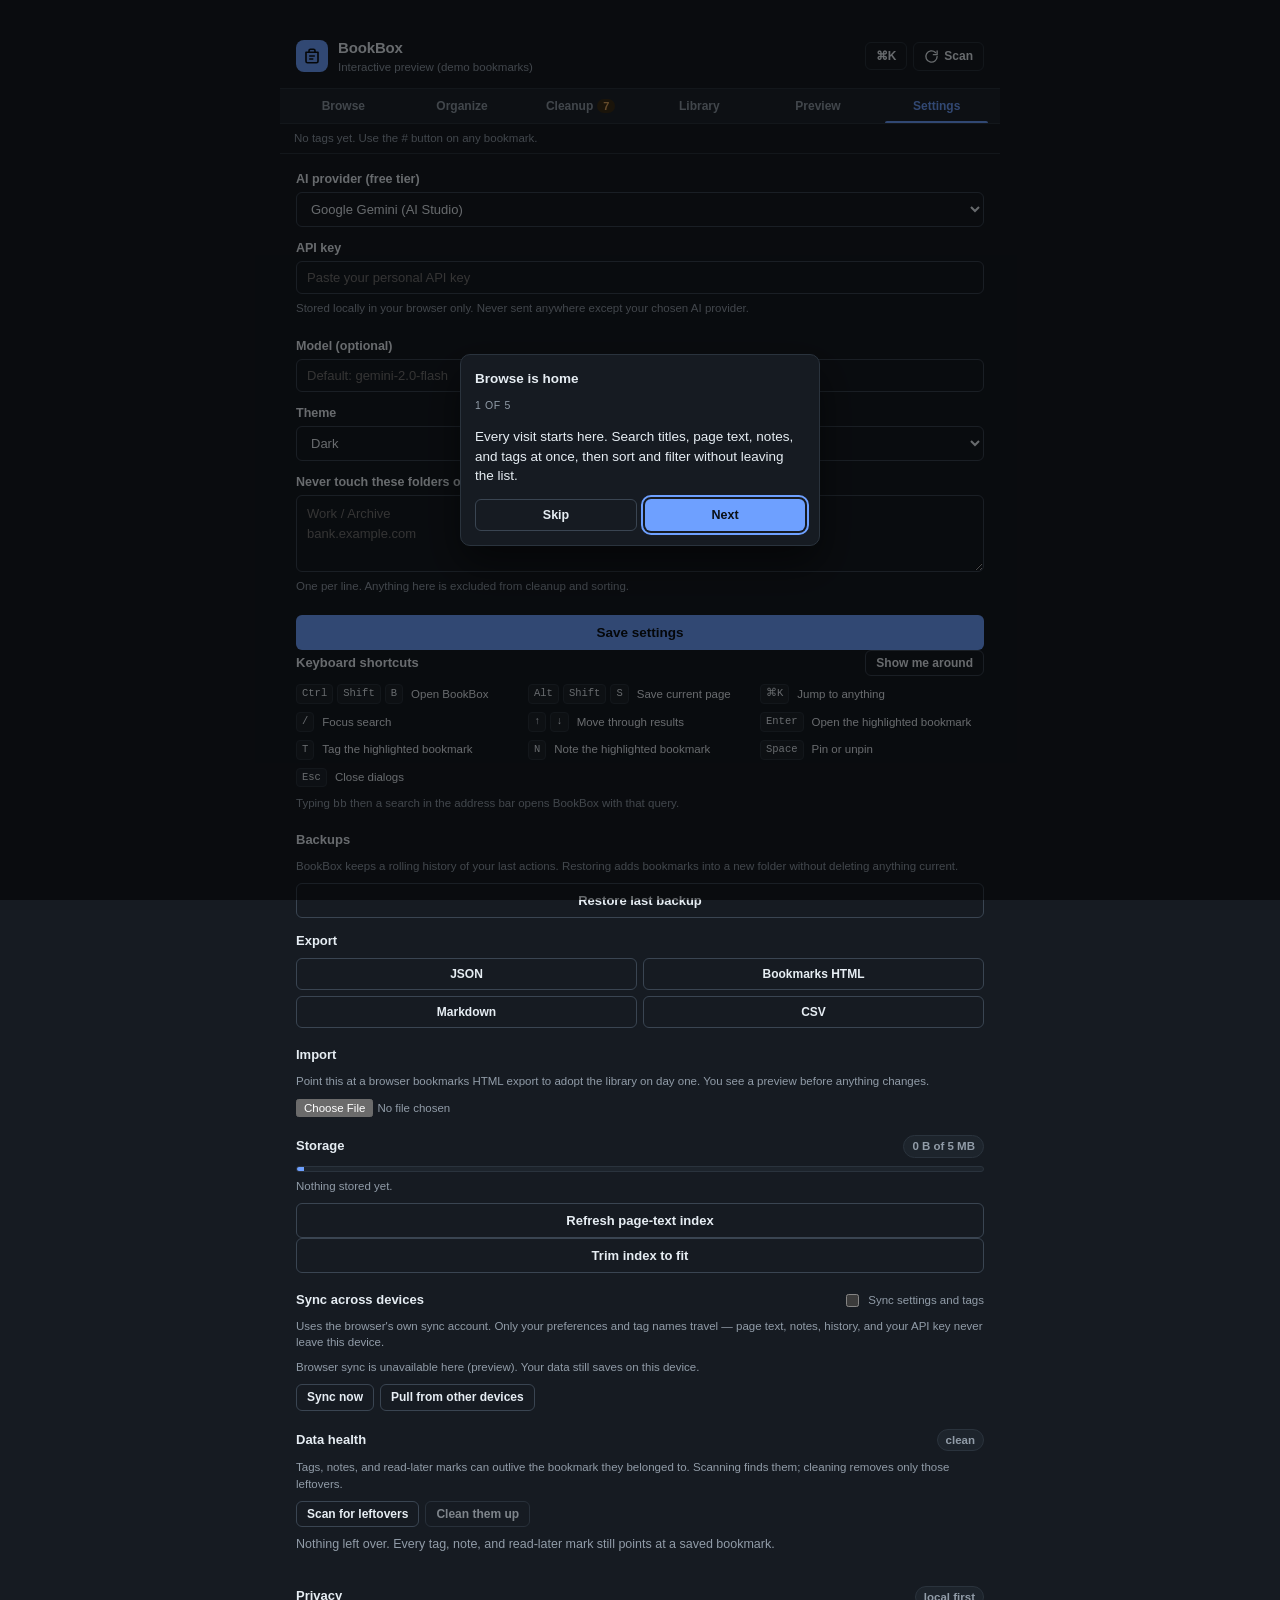
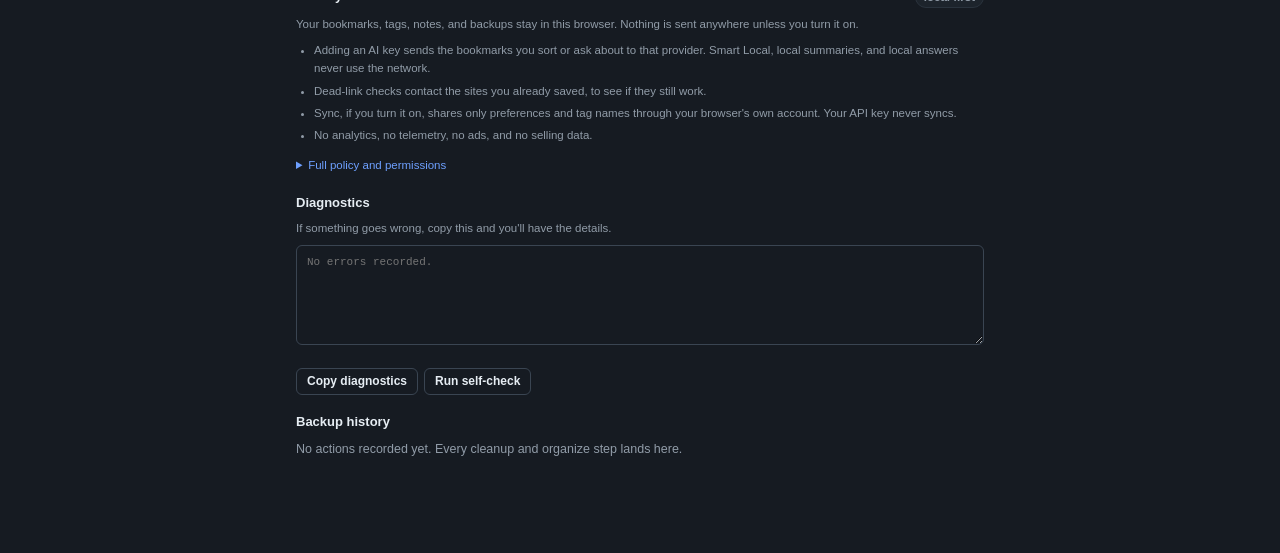
<file: public/options.html>
<!DOCTYPE html>
<html lang="en" data-theme="dark">
<head>
  <meta charset="UTF-8" />
  <meta name="viewport" content="width=device-width, initial-scale=1.0" />
  <title>BookBox settings</title>
  <script src="theme-boot.js"></script>
  <link rel="stylesheet" href="styles.css" />
  <style>
    /* The options page is a full tab, so let the shell use the whole height. */
    body.options-body {
      display: block;
      padding: 24px 16px 48px;
    }
    body.options-body .ext-shell {
      width: 100%;
      max-height: none;
      max-width: 720px;
      margin: 0 auto;
    }
    body.options-body .ext-main {
      overflow-y: visible;
      max-height: none;
    }
  </style>
</head>
<body class="options-body">
  <script type="module" src="boot.js"></script>
</body>
</html>
</file>
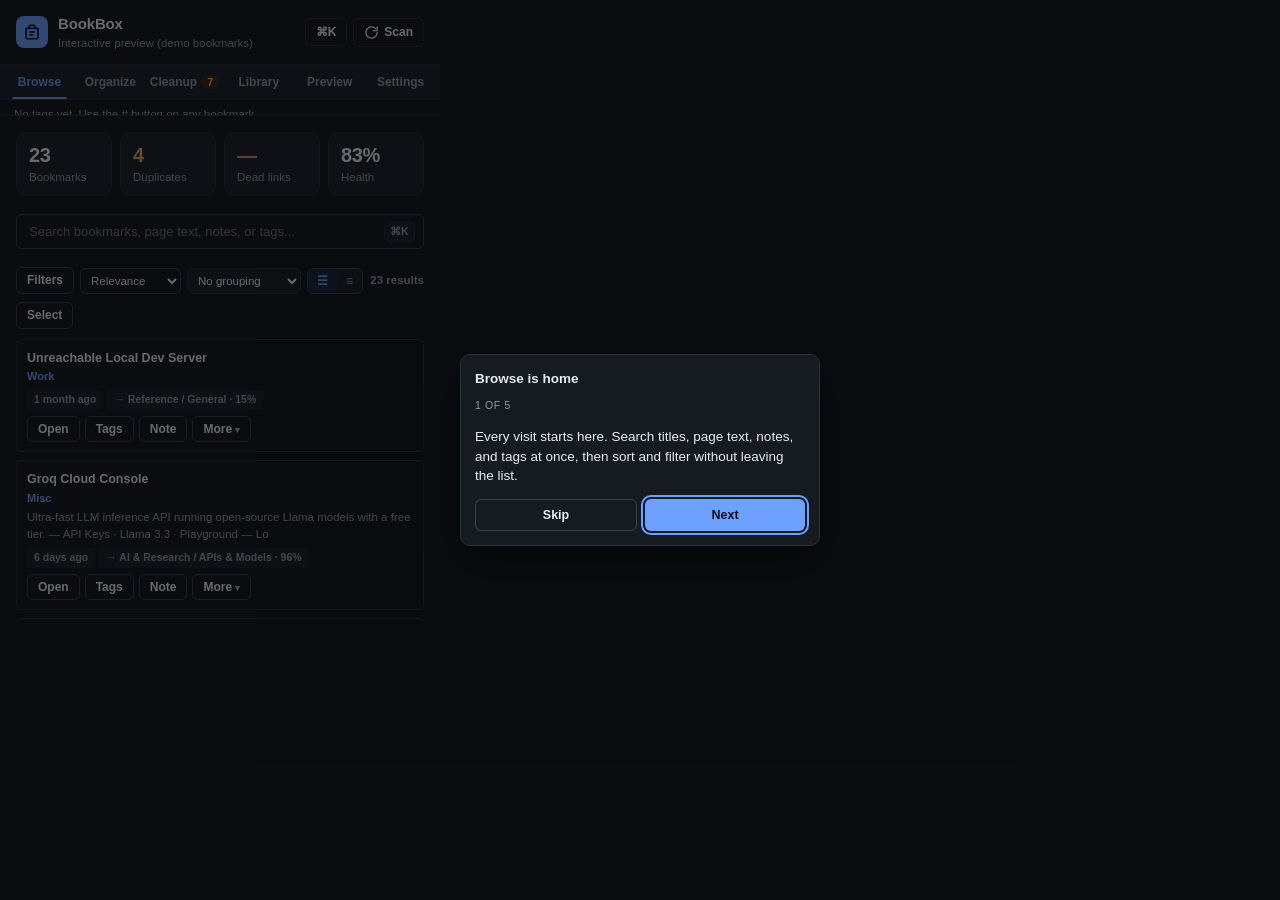
<file: public/popup.html>
<!DOCTYPE html>
<html lang="en" data-theme="dark">
<head>
  <meta charset="UTF-8" />
  <meta name="viewport" content="width=device-width, initial-scale=1.0" />
  <title>BookBox — Bookmark Toolbox</title>
  <script src="theme-boot.js"></script>
  <link rel="stylesheet" href="styles.css" />
</head>
<body>
  <script type="module" src="boot.js"></script>
</body>
</html>
</file>
<file: docs/style.css>
/* BookBox — deep blue-black with a bookmark-blue accent.
   Documents the extension, so the demo inside the page is the centrepiece. */

@font-face {
  font-family: "Inter Tight";
  font-style: normal;
  font-weight: 100 900;
  font-display: swap;
  src: url("assets/fonts/inter-tight-latin-ext.woff2") format("woff2");
  unicode-range: U+0100-02BA, U+02BD-02C5, U+02C7-02CC, U+02CE-02D7, U+02DD-02FF, U+0304, U+0308, U+0329, U+1D00-1DBF, U+1E00-1E9F, U+1EF2-1EFF, U+2020, U+20A0-20AB, U+20AD-20C4, U+2113, U+2C60-2C7F, U+A720-A7FF;
}
@font-face {
  font-family: "Inter Tight";
  font-style: normal;
  font-weight: 100 900;
  font-display: swap;
  src: url("assets/fonts/inter-tight-latin.woff2") format("woff2");
  unicode-range: U+0000-00FF, U+0131, U+0152-0153, U+02BB-02BC, U+02C6, U+02DA, U+02DC, U+0304, U+0308, U+0329, U+2000-206F, U+20AC, U+2122, U+2191, U+2193, U+2212, U+2215, U+FEFF, U+FFFD;
}
@font-face {
  font-family: "JetBrains Mono";
  font-style: normal;
  font-weight: 100 800;
  font-display: swap;
  src: url("assets/fonts/jetbrains-mono-latin-ext.woff2") format("woff2");
  unicode-range: U+0100-02BA, U+02BD-02C5, U+02C7-02CC, U+02CE-02D7, U+02DD-02FF, U+0304, U+0308, U+0329, U+1D00-1DBF, U+1E00-1E9F, U+1EF2-1EFF, U+2020, U+20A0-20AB, U+20AD-20C4, U+2113, U+2C60-2C7F, U+A720-A7FF;
}
@font-face {
  font-family: "JetBrains Mono";
  font-style: normal;
  font-weight: 100 800;
  font-display: swap;
  src: url("assets/fonts/jetbrains-mono-latin.woff2") format("woff2");
  unicode-range: U+0000-00FF, U+0131, U+0152-0153, U+02BB-02BC, U+02C6, U+02DA, U+02DC, U+0304, U+0308, U+0329, U+2000-206F, U+20AC, U+2122, U+2191, U+2193, U+2212, U+2215, U+FEFF, U+FFFD;
}

/* ---------- tokens ---------- */

/* --accent paints fills and borders. --accent-ink is the readable blue for text
   and focus rings, which differs in light mode. --on-accent is what sits on a
   filled accent surface. */
:root {
  color-scheme: dark;
  --bg: #04060b;
  --bg-2: #070b13;
  --panel: #0a0f19;
  --panel-2: #0e1522;
  --border: #16202f;
  --border-hi: #23344c;
  --text: #e9eff8;
  --muted: #9aabc2;
  --accent: #6ea0ff;
  --accent-2: #9dbcff;
  --accent-ink: #8ab4ff;
  --on-accent: #04101f;
  --accent-soft: rgba(110, 160, 255, 0.10);
  --accent-line: rgba(110, 160, 255, 0.40);
  --ok: #59d99a;
  --ok-ink: #6ee0a8;
  --warn: #e0a860;
  --warn-ink: #eab775;
  --bad: #ef7a7a;
  --focus: #8ab4ff;
  --shadow: 0 24px 60px rgba(0, 0, 0, 0.9);
  --radius: 8px;
  --radius-sm: 4px;
  --radius-pill: 999px;
}

:root[data-theme="light"] {
  color-scheme: light;
  --bg: #ffffff;
  --bg-2: #f7f9fc;
  --panel: #ffffff;
  --panel-2: #f2f5fa;
  --border: #dfe5ee;
  --border-hi: #c3d0e2;
  --text: #10161f;
  --muted: #526174;
  --accent: #2b59c3;
  --accent-2: #21469c;
  --accent-ink: #1e4599;
  --on-accent: #ffffff;
  --accent-soft: rgba(43, 89, 195, 0.06);
  --accent-line: rgba(43, 89, 195, 0.35);
  --ok: #1f7a4c;
  --ok-ink: #15623c;
  --warn: #b45309;
  --warn-ink: #92400e;
  --bad: #b3261e;
  --focus: #1e4599;
  --shadow: 0 20px 44px rgba(16, 40, 80, 0.10);
}

@media (prefers-color-scheme: light) {
  :root:not([data-theme="dark"]) {
    color-scheme: light;
    --bg: #ffffff;
    --bg-2: #f7f9fc;
    --panel: #ffffff;
    --panel-2: #f2f5fa;
    --border: #dfe5ee;
    --border-hi: #c3d0e2;
    --text: #10161f;
    --muted: #526174;
    --accent: #2b59c3;
    --accent-2: #21469c;
    --accent-ink: #1e4599;
    --on-accent: #ffffff;
    --accent-soft: rgba(43, 89, 195, 0.06);
    --accent-line: rgba(43, 89, 195, 0.35);
    --ok: #1f7a4c;
    --ok-ink: #15623c;
    --warn: #b45309;
    --warn-ink: #92400e;
    --bad: #b3261e;
    --focus: #1e4599;
    --shadow: 0 20px 44px rgba(16, 40, 80, 0.10);
  }
}

* { box-sizing: border-box; }
html { scroll-behavior: smooth; }

@media (prefers-reduced-motion: reduce) {
  html { scroll-behavior: auto; }
  *, *::before, *::after {
    animation-duration: 0.01ms !important;
    animation-iteration-count: 1 !important;
    transition-duration: 0.01ms !important;
  }
}

body {
  margin: 0;
  background: var(--bg);
  color: var(--text);
  font-family: "Inter Tight", "Segoe UI", system-ui, -apple-system, sans-serif;
  font-size: 16px;
  line-height: 1.6;
  -webkit-font-smoothing: antialiased;
  text-rendering: optimizeLegibility;
  overflow-wrap: break-word;
}

/* Browser surfaces belong to the design too. */
::selection { background: var(--accent); color: var(--on-accent); }
:focus-visible { outline: 2px solid var(--focus); outline-offset: 2px; border-radius: var(--radius-sm); }

::-webkit-scrollbar { width: 12px; height: 12px; }
::-webkit-scrollbar-track { background: var(--bg-2); }
::-webkit-scrollbar-thumb { background: var(--border-hi); border-radius: 6px; border: 3px solid var(--bg-2); }
::-webkit-scrollbar-thumb:hover { background: var(--muted); }

a { color: var(--accent-ink); text-decoration: none; }
a:not(.btn):not(.skip):hover { color: var(--accent-2); text-decoration: underline; text-underline-offset: 3px; }

code, pre, .mono {
  font-family: "JetBrains Mono", ui-monospace, Consolas, monospace;
}

.mono {
  letter-spacing: 0.055em;
  text-transform: uppercase;
  font-size: 0.72rem;
}

.sr-only {
  position: absolute;
  width: 1px; height: 1px;
  padding: 0; margin: -1px;
  overflow: hidden;
  clip-path: inset(50%);
  white-space: nowrap;
  border: 0;
}

.skip {
  position: absolute;
  left: 16px;
  top: -60px;
  z-index: 50;
  padding: 10px 16px;
  border-radius: var(--radius);
  background: var(--accent);
  color: var(--on-accent);
  font-weight: 600;
  transition: top 0.15s ease;
}
.skip:focus { top: 12px; }

.wrap { width: 100%; max-width: 1140px; margin: 0 auto; padding: 0 24px; }

/* ---------- nav ---------- */

.nav {
  position: sticky; top: 0; z-index: 30;
  background: color-mix(in srgb, var(--bg) 90%, transparent);
  backdrop-filter: blur(14px);
  border-bottom: 1px solid var(--border);
}

.nav-inner { display: flex; align-items: center; gap: 20px; height: 64px; }

.brand { display: flex; align-items: center; gap: 11px; font-weight: 800; font-size: 1.06rem; color: var(--text); letter-spacing: -0.01em; }
.brand:hover { text-decoration: none; color: var(--text); }
.brand img { width: 26px; height: 26px; display: block; }
.brand b { color: var(--accent-ink); font-weight: 800; }

.nav-links { display: flex; gap: 22px; margin-left: auto; }
.nav-links a { color: var(--muted); }
.nav-links a:hover { color: var(--accent-ink); text-decoration: none; }
.nav-links a[aria-current="page"] { color: var(--text); }

.theme-toggle {
  width: auto; min-width: 38px; height: 36px; padding: 0 11px;
  display: inline-flex; align-items: center; justify-content: center;
  background: var(--panel); color: var(--muted);
  border: 1px solid var(--border); border-radius: var(--radius);
  cursor: pointer; font-size: 0.72rem; font-weight: 600;
  letter-spacing: 0.055em; text-transform: uppercase;
  font-family: "JetBrains Mono", ui-monospace, monospace;
  transition: color 0.15s ease, border-color 0.15s ease;
}
.theme-toggle:hover { color: var(--accent-ink); border-color: var(--accent-line); }

/* ---------- hero ---------- */

.hero { position: relative; overflow: hidden; border-bottom: 1px solid var(--border); }
.hero::before {
  content: ""; position: absolute; inset: -55% 45% auto -15%;
  height: 700px;
  background: radial-gradient(circle at 35% 50%, var(--accent-soft), transparent 68%);
  pointer-events: none;
}
.hero-banner { display: block; width: 100%; height: auto; border-bottom: 1px solid var(--border); }
.hero-body { position: relative; padding-block: 46px 56px; }

.hero h1 {
  margin: 0 0 14px;
  max-width: 20ch;
  font-size: clamp(2.1rem, 4.6vw, 3rem);
  font-weight: 900;
  letter-spacing: -0.032em;
  line-height: 1.05;
  text-wrap: balance;
}
.hero h1 em { font-style: normal; color: var(--accent-ink); }
.hero p { margin: 0 0 24px; max-width: 58ch; color: var(--muted); font-size: 1.04rem; text-wrap: pretty; }

@keyframes rise {
  from { opacity: 0; transform: translateY(12px); }
  to { opacity: 1; transform: none; }
}
.hero-body > * { animation: rise 0.6s cubic-bezier(0.16, 1, 0.3, 1) backwards; }
.hero-body > *:nth-child(1) { animation-delay: 0.04s; }
.hero-body > *:nth-child(2) { animation-delay: 0.11s; }
.hero-body > *:nth-child(3) { animation-delay: 0.18s; }
.hero-body > *:nth-child(4) { animation-delay: 0.25s; }

.pill-row { display: flex; flex-wrap: wrap; gap: 8px; margin: 0 0 24px; }
.pill {
  font-family: "JetBrains Mono", ui-monospace, monospace;
  font-size: 0.72rem; letter-spacing: 0.05em; text-transform: uppercase;
  padding: 5px 10px; border-radius: var(--radius-pill);
  color: var(--accent-ink);
  background: var(--accent-soft);
  border: 1px solid var(--accent-line);
  white-space: nowrap;
}
.pill.dim { color: var(--muted); border-color: var(--border-hi); background: var(--panel); }
.pill.warn { color: var(--warn-ink); border-color: color-mix(in srgb, var(--warn) 45%, transparent); background: transparent; }

.cta-row { display: flex; flex-wrap: wrap; gap: 11px; }

.btn {
  display: inline-flex; align-items: center; gap: 8px;
  padding: 11px 20px; border-radius: var(--radius);
  font-weight: 700; font-size: 0.76rem;
  border: 1px solid var(--accent-line);
  background: var(--accent-soft); color: var(--accent-ink);
  font-family: "JetBrains Mono", ui-monospace, monospace;
  letter-spacing: 0.055em; text-transform: uppercase;
  transition: background 0.14s ease, color 0.14s ease, border-color 0.14s ease;
}
.btn:hover { background: var(--accent); color: var(--on-accent); border-color: var(--accent); text-decoration: none; }
.btn.solid { background: var(--accent); color: var(--on-accent); }
.btn.solid:hover { background: var(--accent-2); border-color: var(--accent-2); color: var(--on-accent); }

/* ---------- sections ---------- */

section { padding: 56px 0; border-bottom: 1px solid var(--border); }
section:last-of-type { border-bottom: 0; }

.sec-head { display: flex; align-items: baseline; gap: 14px; margin-bottom: 22px; }
.sec-head h2 { margin: 0; font-size: 1.4rem; letter-spacing: -0.022em; font-weight: 800; }
.sec-head .rule { flex: 1; height: 1px; background: linear-gradient(90deg, var(--border-hi), transparent); }

.sec-note { margin: 0 0 24px; color: var(--muted); font-size: 0.95rem; max-width: 64ch; }

.spaced { margin-top: 16px; }
.card-pre { margin-top: 14px; }
.card-link { display: block; padding: 0; overflow: hidden; }
.card-link img { display: block; width: 100%; height: auto; }
.card-link:hover { border-color: var(--accent-line); }

/* ---------- prose ---------- */

.prose { max-width: 1000px; }
.prose > p { margin: 0 0 14px; color: var(--muted); font-size: 0.98rem; max-width: 68ch; }
.prose > p:last-child { margin-bottom: 0; }
.prose > p strong { color: var(--text); }
.prose ul { margin: 0 0 14px; padding-left: 20px; color: var(--muted); font-size: 0.98rem; max-width: 68ch; }
.prose li { margin: 5px 0; }
.prose li strong { color: var(--text); }

/* ---------- cards ---------- */

.grid2 { display: grid; gap: 16px; grid-template-columns: repeat(auto-fit, minmax(260px, 1fr)); }
.card {
  border: 1px solid var(--border); border-radius: var(--radius);
  background: var(--panel); padding: 22px;
}
.card h3 { margin: 0 0 12px; font-size: 0.98rem; font-weight: 700; display: flex; align-items: center; gap: 9px; }
.card h3 .bar {
  width: 6px; height: 6px; background: var(--accent); display: block; flex: none;
  border-radius: 1px;
}
.card ul { margin: 0; padding-left: 0; list-style: none; color: var(--muted); font-size: 0.93rem; }
.card ul li { padding: 8px 0; border-bottom: 1px dashed var(--border); display: flex; gap: 11px; align-items: flex-start; }
.card ul li:last-child { border-bottom: 0; }
.card ul li .n {
  color: var(--accent-ink);
  font-family: "JetBrains Mono", ui-monospace, monospace;
  font-size: 0.72rem; flex: none; padding-top: 2px;
  font-variant-numeric: tabular-nums;
}
.card ul li strong { color: var(--text); font-weight: 650; }
.card ul li code { font-size: 0.85em; }

/* ---------- interactive demo ---------- */

/* The demo is a region, not a card: the mock window inside it is the one
   bordered surface, so nothing nests. */
.demo { margin: 0; }

.demo-head {
  display: flex; align-items: center; gap: 12px; flex-wrap: wrap;
  padding: 0 0 12px; margin-bottom: 16px;
  border-bottom: 1px solid var(--border);
}
.demo-eyebrow { color: var(--accent-ink); display: inline-flex; align-items: center; gap: 8px; }
.demo-eyebrow::before {
  content: ""; width: 6px; height: 6px; border-radius: 50%;
  background: var(--ok);
  box-shadow: 0 0 0 3px color-mix(in srgb, var(--ok) 18%, transparent);
}
.demo-steps { display: flex; gap: 7px; flex-wrap: wrap; margin-left: auto; }
.demo-chip {
  font-family: "JetBrains Mono", ui-monospace, monospace;
  font-size: 0.72rem; letter-spacing: 0.02em;
  padding: 5px 10px; border-radius: var(--radius-sm); cursor: pointer;
  color: var(--muted); background: transparent; border: 1px solid var(--border-hi);
  transition: color 0.14s ease, border-color 0.14s ease, background 0.14s ease;
}
.demo-chip:hover { color: var(--accent-ink); border-color: var(--accent-line); background: var(--accent-soft); }
.demo-chip code { font-size: 0.95em; color: inherit; }

.mock-wrap { display: grid; gap: 18px; grid-template-columns: 380px 1fr; align-items: start; }

.mock {
  border: 1px solid var(--border);
  border-radius: var(--radius);
  background: var(--panel);
  overflow: hidden;
  box-shadow: var(--shadow);
}
.mock-bar {
  display: flex; align-items: center; gap: 8px;
  padding: 10px 12px; border-bottom: 1px solid var(--border);
  background: var(--panel-2);
}
.mock-bar img { width: 18px; height: 18px; }
.mock-bar span { font-weight: 750; font-size: 0.85rem; }
.mock-bar .kbd { margin-left: auto; }

.kbd {
  font-family: "JetBrains Mono", ui-monospace, monospace;
  font-size: 0.7rem; color: var(--muted);
  border: 1px solid var(--border-hi); border-radius: var(--radius-sm);
  padding: 2px 5px; white-space: nowrap;
}

.mock-search {
  display: flex; align-items: center; gap: 8px;
  margin: 12px; padding: 9px 10px;
  border: 1px solid var(--border-hi); border-radius: var(--radius-sm);
  background: var(--bg-2); color: var(--muted); font-size: 0.78rem;
  transition: border-color 0.14s ease, background 0.14s ease;
}
.mock-search .cursor { width: 1.5px; height: 13px; background: var(--accent); display: block; }

.mock-tabs { display: flex; gap: 2px; padding: 0 12px; border-bottom: 1px solid var(--border); }
.mock-tabs span {
  font-size: 0.76rem; color: var(--muted); padding: 8px 10px;
  border-bottom: 2px solid transparent;
}
.mock-tabs span.on { color: var(--accent-ink); border-bottom-color: var(--accent); }

.mock-list { padding: 8px 12px 14px; }
.mock-row > div { min-width: 0; }
.mock-row:last-child { border-bottom: 0; }
.mock-row .ico {
  width: 18px; height: 18px; flex: none; margin-top: 3px;
  border-radius: var(--radius-sm); background: var(--accent-soft);
  border: 1px solid var(--accent-line);
}
.mock-row .t { color: var(--text); font-weight: 600; }
.mock-row .u {
  color: var(--muted); font-size: 0.74rem;
  font-family: "JetBrains Mono", ui-monospace, monospace;
  overflow: hidden; text-overflow: ellipsis; white-space: nowrap;
}
.mock-row .tag {
  display: inline-block; margin-top: 4px; font-size: 0.7rem; padding: 2px 6px;
  border-radius: var(--radius-sm); color: var(--accent-ink); background: var(--accent-soft);
  border: 1px solid var(--accent-line);
  font-family: "JetBrains Mono", ui-monospace, monospace; letter-spacing: 0.03em;
}
.mock-foot {
  display: flex; gap: 9px; padding: 10px 12px;
  border-top: 1px solid var(--border); background: var(--panel-2);
}

.demo .mock-list { max-height: 360px; overflow-y: auto; }
.demo .mock-list::-webkit-scrollbar { width: 8px; }
.demo .mock-list::-webkit-scrollbar-thumb { background: var(--border-hi); border-radius: 4px; border: 2px solid var(--panel); }
.demo .mock-list::-webkit-scrollbar-thumb:hover { background: var(--accent-line); }

/* tabs as buttons */
.mock-tabs button {
  appearance: none; background: none; border: 0; border-bottom: 2px solid transparent;
  font-family: inherit; font-size: 0.76rem; color: var(--muted);
  padding: 8px 10px; cursor: pointer;
}
.mock-tabs button:hover { color: var(--text); }
.mock-tabs button.on { color: var(--accent-ink); border-bottom-color: var(--accent); }

/* search field */
.mock-search input {
  appearance: none; background: none; border: 0; outline: 0;
  font-family: "JetBrains Mono", ui-monospace, monospace;
  font-size: 0.76rem; color: var(--text); width: 100%; padding: 0; cursor: text;
}
.mock-search input::placeholder { color: var(--muted); opacity: 1; }
.mock-search:focus-within { border-color: var(--accent); background: var(--panel-2); }
.mock-search svg { flex: none; color: var(--accent-ink); }

.demo-chips { display: flex; gap: 5px; flex-wrap: wrap; padding: 0 12px; }
.demo-chips:empty { display: none; }
.demo-chips button {
  font-family: "JetBrains Mono", ui-monospace, monospace;
  font-size: 0.7rem; padding: 3px 8px; border-radius: var(--radius-sm); cursor: pointer;
  color: var(--accent-ink); background: var(--accent-soft); border: 1px solid var(--accent-line);
}
.demo-chips button:hover { background: var(--accent); color: var(--on-accent); }

/* result rows */
.mock-row {
  display: flex; gap: 9px; padding: 9px 4px; font-size: 0.79rem;
  cursor: pointer; text-align: left; width: 100%; background: none; border: 0;
  border-bottom: 1px dashed var(--border); font-family: inherit; color: inherit;
}
.mock-row:hover { background: var(--accent-soft); }
.mock-row.sel { background: var(--accent-soft); box-shadow: inset 2px 0 0 var(--accent); }
.mock-row .t .hl { background: color-mix(in srgb, var(--accent) 28%, transparent); color: var(--text); border-radius: var(--radius-sm); }
.mock-row .t.done { text-decoration: line-through; color: var(--muted); font-weight: 500; }
.mock-row .meta-row { display: flex; gap: 6px; align-items: center; flex-wrap: wrap; margin-top: 4px; }
.mock-row .badge {
  font-family: "JetBrains Mono", ui-monospace, monospace; font-size: 0.7rem; letter-spacing: 0.03em;
  text-transform: uppercase; padding: 2px 5px; border-radius: var(--radius-sm);
  color: var(--muted); border: 1px solid var(--border-hi);
  white-space: nowrap;
}
.mock-row .badge.warn { color: var(--warn-ink); border-color: color-mix(in srgb, var(--warn) 40%, transparent); }
.mock-row .badge.bad { color: var(--bad); border-color: color-mix(in srgb, var(--bad) 42%, transparent); }
.mock-row .badge.ok { color: var(--ok-ink); border-color: color-mix(in srgb, var(--ok) 40%, transparent); }
.mock-row .badge.hot { color: var(--accent-ink); border-color: var(--accent-line); background: var(--accent-soft); }

/* The demo also prints badges and tags outside a row (group headers). */
.badge {
  font-family: "JetBrains Mono", ui-monospace, monospace; font-size: 0.7rem; letter-spacing: 0.03em;
  text-transform: uppercase; padding: 2px 5px; border-radius: var(--radius-sm);
  color: var(--muted); border: 1px solid var(--border-hi);
  white-space: nowrap;
}
.badge.warn { color: var(--warn-ink); border-color: color-mix(in srgb, var(--warn) 40%, transparent); }
.badge.bad { color: var(--bad); border-color: color-mix(in srgb, var(--bad) 42%, transparent); }
.badge.ok { color: var(--ok-ink); border-color: color-mix(in srgb, var(--ok) 40%, transparent); }
.badge.hot { color: var(--accent-ink); border-color: var(--accent-line); background: var(--accent-soft); }
.mock-row .tag {
  display: inline-block; font-size: 0.7rem; padding: 2px 6px;
  border-radius: var(--radius-sm); color: var(--accent-ink); background: var(--accent-soft);
  border: 1px solid var(--accent-line);
  font-family: "JetBrains Mono", ui-monospace, monospace; letter-spacing: 0.03em;
}

.demo-empty-row { padding: 22px 4px; text-align: center; color: var(--muted); font-size: 0.79rem; }

.demo-status {
  font-family: "JetBrains Mono", ui-monospace, monospace; font-size: 0.72rem;
  color: var(--muted); padding: 8px 12px 0; min-height: 22px;
}
.demo-status strong { color: var(--accent-ink); font-weight: 600; }

/* footer actions */
/* Square on purpose: the footer is a chrome strip clipped by the mock's own
   8px curve, so rounding these too draws a second, nearly parallel arc. */
.mock-foot button,
.mock-foot span {
  flex: 1; text-align: center; font-size: 0.7rem; padding: 7px 0; border-radius: 0;
  font-family: "JetBrains Mono", ui-monospace, monospace; letter-spacing: 0.045em; text-transform: uppercase;
  color: var(--muted); border: 1px solid var(--border-hi); background: transparent; cursor: pointer;
  white-space: nowrap;
}
.mock-foot button:hover { color: var(--accent-ink); border-color: var(--accent-line); }
.mock-foot button.primary,
.mock-foot span.primary { color: var(--on-accent); background: var(--accent); border-color: var(--accent); font-weight: 700; }
.mock-foot button.primary:hover { background: var(--accent-2); border-color: var(--accent-2); color: var(--on-accent); }

/* side panel */
.demo-side { display: grid; gap: 14px; align-content: start; }
.demo-side .card ul li { align-items: flex-start; }
.demo-side .card ul li span:last-child { min-width: 0; }
.demo-side .btn { justify-self: start; margin-top: 2px; }

.demo-sort-row {
  display: flex; gap: 9px; align-items: flex-start;
  padding: 8px 0; border-bottom: 1px dashed var(--border);
  font-size: 0.78rem;
}
.demo-sort-row:last-of-type { border-bottom: 0; }
.demo-sort-row input { margin: 3px 0 0; accent-color: var(--accent); flex: none; }
.demo-sort-row .arrow { color: var(--accent-ink); font-family: "JetBrains Mono", ui-monospace, monospace; font-size: 0.72rem; }
.demo-sort-row .why { color: var(--muted); font-size: 0.72rem; display: block; margin-top: 3px; }
.demo-sort-row .conf { font-family: "JetBrains Mono", ui-monospace, monospace; font-size: 0.7rem; color: var(--ok-ink); margin-left: auto; flex: none; }

.demo-note { margin: 16px 0 0; color: var(--muted); font-size: 0.9rem; max-width: 64ch; }
.demo-note a { color: var(--accent-ink); text-decoration: underline; text-underline-offset: 3px; }

/* health / trash groups */
.demo-group { padding: 10px 12px 4px; border-bottom: 1px solid var(--border); }
.demo-group:last-child { border-bottom: 0; }
.demo-group-head {
  display: flex; align-items: center; justify-content: space-between; gap: 10px;
  padding: 2px 0 8px;
}
.demo-group-head .mono { color: var(--accent-ink); }
.demo-group-body { padding-bottom: 8px; }
.demo-group-body .mock-row { padding-left: 0; padding-right: 0; }

.demo-inline-btn {
  display: block; margin: 7px 0 2px;
  font-family: "JetBrains Mono", ui-monospace, monospace; font-size: 0.71rem;
  letter-spacing: 0.035em; text-transform: uppercase;
  padding: 5px 9px; border-radius: var(--radius-sm); cursor: pointer;
  color: var(--accent-ink); background: var(--accent-soft); border: 1px solid var(--accent-line);
}
.demo-inline-btn:hover { background: var(--accent); color: var(--on-accent); }

.demo-trash-row {
  display: flex; align-items: center; gap: 12px;
  padding: 9px 12px; border-bottom: 1px dashed var(--border);
  font-size: 0.78rem;
}
.demo-trash-row:last-child { border-bottom: 0; }
.demo-trash-row > div { display: grid; min-width: 0; }
.demo-trash-row strong { font-weight: 600; overflow: hidden; text-overflow: ellipsis; white-space: nowrap; }
.demo-trash-row span { color: var(--muted); font-size: 0.72rem; font-family: "JetBrains Mono", ui-monospace, monospace; }
.demo-trash-row .demo-inline-btn { margin: 0 0 0 auto; flex: none; }

/* detail panel */
.demo-detail { margin: 0 0 10px; }
.demo-detail code { font-size: 0.76rem; color: var(--accent-ink); }
.demo-why { margin: 4px 0 12px; color: var(--muted); font-size: 0.74rem; line-height: 1.55; }
.demo-side-actions { display: flex; gap: 7px; flex-wrap: wrap; }
.demo-side .demo-action {
  font-family: "JetBrains Mono", ui-monospace, monospace;
  font-size: 0.71rem; letter-spacing: 0.04em; text-transform: uppercase;
  padding: 7px 12px; border-radius: var(--radius-sm); cursor: pointer;
  color: var(--muted); background: transparent; border: 1px solid var(--border-hi);
}
.demo-side .demo-action:hover { color: var(--accent-ink); border-color: var(--accent-line); }
.demo-side .demo-action.primary { color: var(--on-accent); background: var(--accent); border-color: var(--accent); font-weight: 700; }
.demo-side .demo-action.primary:hover { background: var(--accent-2); border-color: var(--accent-2); color: var(--on-accent); }
.demo-sort-list { max-height: 320px; overflow-y: auto; margin-bottom: 12px; }

.demo-toast {
  position: fixed; left: 50%; bottom: 24px; transform: translate(-50%, 12px);
  z-index: 60; opacity: 0; pointer-events: none;
  display: flex; align-items: center; gap: 14px;
  padding: 12px 16px; border-radius: var(--radius);
  border: 1px solid var(--accent-line); background: var(--panel-2);
  box-shadow: var(--shadow);
  font-size: 0.85rem; color: var(--text);
  transition: opacity 0.18s ease, transform 0.18s ease;
}
.demo-toast.show { opacity: 1; transform: translate(-50%, 0); pointer-events: auto; }
.demo-toast button {
  appearance: none; background: none; border: 0; cursor: pointer;
  font-family: "JetBrains Mono", ui-monospace, monospace; font-size: 0.71rem;
  letter-spacing: 0.04em; text-transform: uppercase; color: var(--accent-ink); padding: 0;
}
.demo-toast button:hover { color: var(--accent-2); }

/* ---------- table ---------- */

.table-wrap { overflow-x: auto; border: 1px solid var(--border); border-radius: var(--radius); background: var(--panel); padding: 6px; }
table { width: 100%; border-collapse: collapse; font-size: 0.92rem; }
th, td { text-align: left; padding: 11px 12px; vertical-align: top; }
th {
  font-family: "JetBrains Mono", ui-monospace, monospace;
  font-size: 0.72rem; letter-spacing: 0.05em; text-transform: uppercase;
  color: var(--muted); font-weight: 600; background: var(--panel-2);
  white-space: nowrap;
}
/* The wrapper is inset by its 6px padding, so the inner band curves less than the outer box. */
th:first-child { border-radius: calc(var(--radius) - 6px) 0 0 calc(var(--radius) - 6px); }
th:last-child { border-radius: 0 calc(var(--radius) - 6px) calc(var(--radius) - 6px) 0; }
tbody tr + tr td { border-top: 1px solid var(--border); }
td code {
  font-size: 0.78rem; padding: 2px 6px; border-radius: var(--radius-sm);
  background: var(--accent-soft); border: 1px solid var(--accent-line); color: var(--accent-ink);
  overflow-wrap: anywhere;
}

/* ---------- code ---------- */

pre {
  margin: 0; padding: 14px 16px; overflow-x: auto;
  /* Grid children default to min-width:auto, so a long line would widen the
     page rather than scrolling inside the block. */
  min-width: 0;
  border: 1px solid var(--border); border-radius: var(--radius);
  background: var(--bg-2); font-size: 0.82rem; line-height: 1.6;
}
pre code { color: var(--text); }
/* minmax(0,1fr), not the default auto: an auto track sizes to max-content,
   so a long command line inside <pre> widened the whole page on mobile. */
.stack { display: grid; grid-template-columns: minmax(0, 1fr); gap: 18px; }
.stack p.hint { margin: 0 0 8px; color: var(--muted); font-size: 0.92rem; }

/* ---------- notice ---------- */

.notice {
  display: flex; gap: 14px; align-items: flex-start;
  padding: 16px 18px; border-radius: var(--radius);
  border: 1px solid var(--accent-line);
  background: var(--accent-soft);
}
.notice .ico {
  color: var(--accent-ink);
  font-size: 0.8rem; line-height: 1.7;
  font-family: "JetBrains Mono", ui-monospace, monospace;
  flex: none;
}
.notice strong { color: var(--accent-ink); }
.notice p { margin: 6px 0 0; color: var(--muted); font-size: 0.93rem; max-width: 64ch; }
.stack-gap { display: grid; gap: 14px; }

/* ---------- footer ---------- */

footer { padding: 36px 0 48px; color: var(--muted); font-size: 0.82rem; }
.foot { display: flex; flex-wrap: wrap; gap: 16px; align-items: center; justify-content: space-between; }
.foot nav { display: flex; gap: 18px; flex-wrap: wrap; }
.foot a { color: var(--muted); }
.foot a:hover { color: var(--accent-ink); text-decoration: underline; text-underline-offset: 3px; }

/* ---------- responsive ---------- */

@media (max-width: 900px) {
  .mock-wrap { grid-template-columns: 1fr; }
}

@media (max-width: 860px) {
  .nav-links { display: none; }
  /* With the links gone, the toggle keeps the right edge. */
  .theme-toggle { margin-left: auto; }
}

@media (max-width: 560px) {
  .wrap { padding: 0 20px; }
  section { padding: 46px 0; }
  .hero-body { padding-block: 34px 44px; }
  .hero h1 { max-width: none; }
  .card { padding: 18px; }
  .notice { padding: 14px 16px; }
  th, td { padding: 10px; }
  /* Filenames are the readable payload of this table, so keep the chips whole
     and let the longer purpose column absorb the wrap instead. */
  td code { white-space: nowrap; }
  .demo-steps { margin-left: 0; width: 100%; }
  /* A single long command has nowhere to scroll to on a phone, so let it wrap. */
  pre { white-space: pre-wrap; overflow-wrap: anywhere; }
}
</file>
<file: public/styles.css>
:root {
  /* Dark is the default theme. Light values live in [data-theme="light"]. */
  --bg-page: #0e1116;
  --bg-surface: #161b22;
  --bg-subtle: #1d242c;
  --border: #2a333d;
  --border-strong: #3a4552;
  --ink: #e6edf3;
  --ink-muted: #919ca8;
  --accent: #6ea0ff;
  --accent-hover: #8ab4ff;
  --accent-soft: #1b2a45;
  --warn: #e0a860;
  --warn-soft: #3a2c17;
  --danger: #ef7a7a;
  --danger-soft: #3a1f22;
  --ok: #63c98f;
  --ok-soft: #17301f;
  --on-accent: #0b1016;
  --danger-border: #5c2c2f;
  --danger-hover: #4a2629;
  --radius-xs: 4px;
  --radius-sm: 6px;
  --radius-md: 10px;
  color-scheme: dark;
}

:root[data-theme="light"] {
  --bg-page: #f3f5f8;
  --bg-surface: #ffffff;
  --bg-subtle: #f7f8fa;
  --border: #dfe4ea;
  --border-strong: #c8d1dc;
  --ink: #182026;
  --ink-muted: #5c6b77;
  --accent: #2b59c3;
  --accent-hover: #21469c;
  --accent-soft: #edf2fc;
  --warn: #b45309;
  --warn-soft: #fef3c7;
  --danger: #b91c1c;
  --danger-soft: #fee2e2;
  --ok: #1f7a4c;
  --ok-soft: #e6f6ed;
  --on-accent: #ffffff;
  --danger-border: #fca5a5;
  --danger-hover: #fecaca;
  color-scheme: light;
}

* {
  box-sizing: border-box;
}

body {
  margin: 0;
  font-family: "Plus Jakarta Sans", -apple-system, BlinkMacSystemFont, "Segoe UI", Roboto, sans-serif;
  font-size: 13.5px;
  line-height: 1.45;
  color: var(--ink);
  background: var(--bg-surface);
  -webkit-font-smoothing: antialiased;
}

.ext-shell {
  width: 440px;
  min-height: 540px;
  max-height: 620px;
  display: flex;
  flex-direction: column;
  background: var(--bg-surface);
  overflow: hidden;
}

.ext-header {
  display: flex;
  align-items: center;
  justify-content: space-between;
  padding: 13px 16px;
  border-bottom: 1px solid var(--border);
  background: var(--bg-surface);
}

.brand {
  display: flex;
  align-items: center;
  gap: 10px;
}

.brand-mark {
  width: 32px;
  height: 32px;
  border-radius: 8px;
  background: var(--accent);
  color: var(--on-accent);
  display: grid;
  place-items: center;
}

.brand-name {
  margin: 0;
  font-size: 15px;
  font-weight: 700;
  letter-spacing: -0.01em;
}

.brand-sub {
  margin: 0;
  font-size: 11.5px;
  color: var(--ink-muted);
}

.icon-btn {
  display: inline-flex;
  align-items: center;
  gap: 5px;
  padding: 6px 10px;
  border: 1px solid var(--border);
  border-radius: var(--radius-sm);
  background: var(--bg-surface);
  color: var(--ink);
  font-size: 12px;
  font-weight: 600;
  cursor: pointer;
}

.icon-btn:hover {
  background: var(--bg-subtle);
  border-color: var(--border-strong);
}

.tab-bar {
  display: grid;
  grid-template-columns: repeat(6, 1fr);
  border-bottom: 1px solid var(--border);
  background: var(--bg-subtle);
  padding: 0 4px;
}

.tab-btn {
  position: relative;
  border: none;
  background: transparent;
  padding: 10px 4px;
  font-size: 12px;
  font-weight: 600;
  color: var(--ink-muted);
  cursor: pointer;
  display: inline-flex;
  align-items: center;
  justify-content: center;
  gap: 4px;
}

.tab-btn:hover {
  color: var(--ink);
}

.tab-btn.is-active {
  color: var(--accent);
}

.tab-btn.is-active::after {
  content: "";
  position: absolute;
  left: 8px;
  right: 8px;
  bottom: 0;
  height: 2px;
  background: var(--accent);
  border-radius: 2px 2px 0 0;
}

.tab-badge {
  font-size: 11px;
  font-weight: 700;
  padding: 1px 6px;
  border-radius: 99px;
  background: var(--warn-soft);
  color: var(--warn);
}

.tab-badge.is-accent {
  background: var(--accent-soft);
  color: var(--accent);
}

.status-banner {
  padding: 9px 16px;
  font-size: 12.5px;
  font-weight: 500;
  border-bottom: 1px solid var(--border);
  background: var(--accent-soft);
  color: var(--accent);
}

.status-banner.is-ok {
  background: var(--ok-soft);
  color: var(--ok);
}

.status-banner.is-error {
  background: var(--danger-soft);
  color: var(--danger);
}

.backup-bar {
  display: flex;
  align-items: center;
  justify-content: space-between;
  gap: 8px;
  padding: 7px 14px;
  font-size: 12px;
  background: var(--bg-subtle);
  border-bottom: 1px solid var(--border);
  color: var(--ink-muted);
}

.backup-bar strong {
  color: var(--ink);
}

.btn-danger-outline {
  width: 100%;
  margin-top: 8px;
  padding: 8px 12px;
  font-size: 12.5px;
  border: 1px solid var(--danger-border);
  background: var(--danger-soft);
  color: var(--danger);
}

.btn-danger-outline:hover:not(:disabled) {
  background: var(--danger-hover);
}

#restore-backup-btn.is-armed {
  border-color: var(--danger);
  background: var(--danger-soft);
  color: var(--danger);
}

.ext-main {
  flex: 1;
  overflow-y: auto;
  padding: 16px;
}

.stats-strip {
  display: grid;
  grid-template-columns: repeat(3, 1fr);
  gap: 8px;
  margin-bottom: 18px;
}

.stat-cell {
  background: var(--bg-subtle);
  border: 1px solid var(--border);
  border-radius: var(--radius-md);
  padding: 10px 12px;
  display: flex;
  flex-direction: column;
}

.stat-value {
  font-size: 20px;
  font-weight: 700;
  letter-spacing: -0.02em;
  line-height: 1.2;
}

.stat-value.is-warn { color: var(--warn); }
.stat-value.is-danger { color: var(--danger); }

.stat-label {
  font-size: 11.5px;
  color: var(--ink-muted);
  margin-top: 2px;
}

.section-block {
  margin-bottom: 18px;
}

.section-head {
  display: flex;
  align-items: center;
  justify-content: space-between;
  margin-bottom: 8px;
}

.section-head h2 {
  margin: 0;
  font-size: 13px;
  font-weight: 700;
  color: var(--ink);
}

.engine-toggle {
  display: grid;
  grid-template-columns: 1fr 1fr;
  gap: 8px;
}

.engine-option {
  cursor: pointer;
}

.engine-option input {
  position: absolute;
  opacity: 0;
  pointer-events: none;
}

.engine-card {
  display: flex;
  flex-direction: column;
  gap: 2px;
  padding: 10px 11px;
  border: 1.5px solid var(--border);
  border-radius: var(--radius-md);
  background: var(--bg-surface);
}

.engine-card strong {
  font-size: 13px;
  font-weight: 700;
}

.engine-card span {
  font-size: 11.5px;
  color: var(--ink-muted);
}

.engine-option input:checked + .engine-card {
  border-color: var(--accent);
  background: var(--accent-soft);
}

.check-row {
  display: flex;
  align-items: center;
  gap: 9px;
  padding: 6px 0;
  cursor: pointer;
  font-size: 13px;
}

.check-row input[type="checkbox"] {
  width: 15px;
  height: 15px;
  accent-color: var(--accent);
}

.action-stack {
  display: flex;
  flex-direction: column;
  gap: 8px;
  margin-top: 8px;
}

/* Buttons share one shape language: same radius token, same weight, same
   transition. The three sizes are full-width actions, secondary actions, and
   inline row actions — nothing else invents its own padding. */
.btn-primary,
.btn-secondary,
.btn-inline,
.btn-danger-outline,
.icon-btn,
.chip-btn,
.view-btn,
.tag-btn {
  font-family: inherit;
  font-weight: 600;
  border-radius: var(--radius-sm);
  cursor: pointer;
  transition: background 0.12s ease, border-color 0.12s ease, color 0.12s ease;
}

.btn-primary:disabled,
.btn-secondary:disabled,
.btn-inline:disabled,
.btn-danger-outline:disabled,
.chip-btn:disabled {
  opacity: 0.5;
  cursor: not-allowed;
}

.btn-primary {
  width: 100%;
  padding: 10px 14px;
  border: none;
  background: var(--accent);
  color: var(--on-accent);
  font-size: 13.5px;
}

.btn-primary:hover:not(:disabled) {
  background: var(--accent-hover);
}

.btn-secondary {
  width: 100%;
  padding: 9px 14px;
  border: 1px solid var(--border-strong);
  background: var(--bg-surface);
  color: var(--ink);
  font-size: 13px;
}

.btn-secondary:hover:not(:disabled) {
  background: var(--bg-subtle);
  border-color: var(--border-strong);
}

.btn-inline {
  padding: 4px 10px;
  border: 1px solid var(--border-strong);
  background: var(--bg-surface);
  color: var(--ink);
  font-size: 12px;
  line-height: 1.4;
}

.btn-inline:hover:not(:disabled) {
  background: var(--bg-subtle);
}

.count-pill {
  font-size: 11.5px;
  font-weight: 600;
  padding: 2px 8px;
  border-radius: 99px;
  background: var(--bg-subtle);
  border: 1px solid var(--border);
  color: var(--ink-muted);
}

.count-pill.is-danger {
  background: var(--danger-soft);
  border-color: transparent;
  color: var(--danger);
}

.item-list {
  display: flex;
  flex-direction: column;
  gap: 6px;
}

.item-row {
  display: flex;
  align-items: flex-start;
  gap: 9px;
  padding: 8px 10px;
  border: 1px solid var(--border);
  border-radius: var(--radius-sm);
  background: var(--bg-surface);
}

.item-row input[type="checkbox"] {
  margin-top: 2px;
  accent-color: var(--accent);
}

.item-body {
  min-width: 0;
  flex: 1;
}

.item-title {
  font-size: 12.5px;
  font-weight: 600;
  white-space: nowrap;
  overflow: hidden;
  text-overflow: ellipsis;
}

.item-meta {
  font-family: "JetBrains Mono", ui-monospace, SFMono-Regular, monospace;
  font-size: 11px;
  color: var(--ink-muted);
  white-space: nowrap;
  overflow: hidden;
  text-overflow: ellipsis;
}

.tag {
  font-size: 10.5px;
  font-weight: 700;
  padding: 2px 6px;
  border-radius: var(--radius-xs);
  white-space: nowrap;
}

.tag-warn { background: var(--warn-soft); color: var(--warn); }
.tag-danger { background: var(--danger-soft); color: var(--danger); }
.tag-move { background: var(--accent-soft); color: var(--accent); }

.progress-wrap {
  margin-bottom: 10px;
}

.progress-track {
  height: 6px;
  border-radius: 99px;
  background: var(--bg-subtle);
  border: 1px solid var(--border);
  overflow: hidden;
}

.progress-bar {
  height: 100%;
  width: 0%;
  background: var(--accent);
  transition: width 0.15s ease;
}

.progress-text {
  display: block;
  margin-top: 4px;
  font-size: 11.5px;
  color: var(--ink-muted);
}

.plan-summary {
  padding: 10px 12px;
  border-radius: var(--radius-md);
  background: var(--bg-subtle);
  border: 1px solid var(--border);
  font-size: 12.5px;
  margin-bottom: 14px;
}

.folder-tree {
  display: flex;
  flex-direction: column;
  gap: 8px;
}

.folder-card {
  border: 1px solid var(--border);
  border-radius: var(--radius-sm);
  overflow: hidden;
}

.folder-card summary {
  list-style: none;
  display: flex;
  align-items: center;
  justify-content: space-between;
  padding: 8px 10px;
  background: var(--bg-subtle);
  font-weight: 600;
  font-size: 12.5px;
  cursor: pointer;
}

.folder-card summary::-webkit-details-marker {
  display: none;
}

.folder-items {
  padding: 6px 10px 8px;
  display: flex;
  flex-direction: column;
  gap: 5px;
  border-top: 1px solid var(--border);
}

.folder-item {
  display: flex;
  align-items: center;
  justify-content: space-between;
  gap: 8px;
  font-size: 12px;
}

.folder-item-title {
  white-space: nowrap;
  overflow: hidden;
  text-overflow: ellipsis;
}

.preview-footer {
  display: flex;
  flex-direction: column;
  gap: 8px;
  margin-top: 14px;
  padding-top: 12px;
  border-top: 1px solid var(--border);
}

.empty-state {
  text-align: center;
  padding: 28px 14px;
}

.empty-title {
  margin: 0 0 6px;
  font-weight: 700;
  font-size: 14px;
}

.empty-note {
  margin: 0 0 14px;
  font-size: 12.5px;
  color: var(--ink-muted);
}

.settings-form {
  display: flex;
  flex-direction: column;
  gap: 12px;
}

.field-group {
  display: flex;
  flex-direction: column;
  gap: 4px;
}

.field-group label {
  font-size: 12.5px;
  font-weight: 600;
}

.field-group input,
.field-group select,
.field-group textarea {
  font-family: inherit;
  font-size: 13px;
  padding: 8px 10px;
  border: 1px solid var(--border-strong);
  border-radius: var(--radius-sm);
  background: var(--bg-surface);
  color: var(--ink);
}

.field-group textarea {
  resize: vertical;
  min-height: 68px;
  line-height: 1.5;
}

/* Fields share one focus treatment so the outline never surprises you. */
.field-group input:focus,
.field-group select:focus,
.field-group textarea:focus,
.rule-form input:focus,
.rule-form select:focus,
.note-input:focus,
.stale-controls select:focus,
.browse-sort select:focus,
.group-select:focus,
.trash-tools select:focus,
.schedule-block select:focus {
  outline: none;
  border-color: var(--accent);
}

.field-help {
  margin: 2px 0 8px;
  font-size: 11.5px;
  color: var(--ink-muted);
}

.divider-top {
  margin-top: 18px;
  padding-top: 14px;
  border-top: 1px solid var(--border);
}

/* Search tab */
.search-box-wrap {
  position: relative;
  margin-bottom: 10px;
}

.search-input {
  width: 100%;
  font-family: inherit;
  font-size: 13px;
  padding: 9px 12px;
  border: 1.5px solid var(--border-strong);
  border-radius: var(--radius-sm);
  background: var(--bg-surface);
  color: var(--ink);
}

.search-input:focus {
  outline: none;
  border-color: var(--accent);
}

.folder-chips {
  display: flex;
  flex-wrap: wrap;
  gap: 5px;
  margin-bottom: 12px;
}

.chip-btn {
  font-family: inherit;
  font-size: 11.5px;
  font-weight: 600;
  padding: 4px 9px;
  border-radius: 99px;
  border: 1px solid var(--border);
  background: var(--bg-subtle);
  color: var(--ink-muted);
  cursor: pointer;
}

.chip-btn.is-active {
  background: var(--accent);
  border-color: var(--accent);
  color: var(--on-accent);
}

.search-result {
  display: block;
  text-decoration: none;
  color: inherit;
  padding: 9px 10px;
  border: 1px solid var(--border);
  border-radius: var(--radius-sm);
  background: var(--bg-surface);
  /* No content-visibility here: it creates containment, which clips the
     "More" dropdown that has to escape the row. */
}

.search-result:hover {
  border-color: var(--accent);
  background: var(--bg-subtle);
}

.search-result-top {
  display: flex;
  align-items: center;
  justify-content: space-between;
  gap: 8px;
}

.search-breadcrumb {
  font-size: 11px;
  font-weight: 600;
  color: var(--accent);
  margin-top: 2px;
}

.search-snippet {
  font-size: 11.5px;
  color: var(--ink-muted);
  margin-top: 3px;
  display: -webkit-box;
  -webkit-line-clamp: 2;
  -webkit-box-orient: vertical;
  overflow: hidden;
}

/* Nested hierarchical subfolders */
.subfolder-list {
  padding: 8px 10px 10px;
  display: flex;
  flex-direction: column;
  gap: 8px;
  border-top: 1px solid var(--border);
}

.subfolder-group {
  border-left: 2px solid var(--accent-soft);
  padding-left: 10px;
}

.subfolder-head {
  display: flex;
  align-items: center;
  justify-content: space-between;
  font-size: 12px;
  font-weight: 700;
  color: var(--ink);
  margin-bottom: 4px;
}

/* Tag bar + chips */
.tag-bar {
  display: flex;
  flex-wrap: wrap;
  gap: 4px;
  padding: 6px 14px;
  border-bottom: 1px solid var(--border);
  background: var(--bg-surface);
  max-height: 72px;
  overflow-y: auto;
}

.tag-row {
  display: flex;
  flex-wrap: wrap;
  gap: 4px;
  margin-top: 4px;
}

.tag-row:empty {
  display: none;
}

.mini-tag {
  font-family: inherit;
  font-size: 10.5px;
  font-weight: 600;
  padding: 1px 6px;
  border-radius: var(--radius-xs);
  background: var(--accent-soft);
  color: var(--accent);
  /* Also used as a <button> for "jump to source", so neutralise the native
     chrome. Without this it renders with a grey browser border inside rows. */
  border: 1px solid transparent;
  line-height: 1.5;
}

button.mini-tag {
  cursor: pointer;
}

button.mini-tag:hover {
  border-color: var(--accent);
}

.mini-tag.is-muted {
  background: var(--bg-subtle);
  color: var(--ink-muted);
}

.row-actions {
  display: flex;
  align-items: center;
  gap: 5px;
  flex-shrink: 0;
}

/* Square tag glyph button. Font, weight, radius and cursor come from the shared
   button base; only the size and colours are specific here. */
.tag-btn {
  font-size: 11px;
  width: 20px;
  height: 20px;
  display: grid;
  place-items: center;
  border: 1px solid var(--border-strong);
  background: var(--bg-subtle);
  color: var(--ink-muted);
}

.tag-btn:hover {
  border-color: var(--accent);
  color: var(--accent);
}

/* Filters */
.filter-grid {
  display: grid;
  grid-template-columns: repeat(3, 1fr);
  gap: 6px;
  margin-bottom: 8px;
}

.filter-cell {
  display: flex;
  flex-direction: column;
  gap: 3px;
}

.filter-cell label {
  font-size: 10.5px;
  font-weight: 600;
  color: var(--ink-muted);
}

.filter-cell select,
.stale-controls select {
  font-family: inherit;
  font-size: 11.5px;
  padding: 5px 6px;
  border: 1px solid var(--border-strong);
  border-radius: var(--radius-sm);
  background: var(--bg-surface);
  color: var(--ink);
  min-width: 0;
}

.search-head {
  display: flex;
  align-items: center;
  justify-content: space-between;
  gap: 8px;
  margin-bottom: 6px;
}

.search-count {
  font-size: 11.5px;
  font-weight: 600;
  color: var(--ink-muted);
}

.result-actions {
  display: flex;
  gap: 5px;
  margin-top: 6px;
  /* Narrow popups must wrap instead of clipping the last button. */
  flex-wrap: wrap;
  align-items: flex-start;
}

/* Only the three everyday actions show. The rest sit behind one disclosure so a
   row reads as a bookmark, not a control panel. */
.row-more {
  position: relative;
}

.row-more > summary {
  list-style: none;
  display: inline-block;
  font-family: inherit;
  font-weight: 600;
  border-radius: var(--radius-sm);
  cursor: pointer;
  user-select: none;
}

.row-more > summary::-webkit-details-marker {
  display: none;
}

.row-more > summary::after {
  content: " ▾";
  font-size: 9px;
  opacity: 0.7;
}

.row-more[open] > summary {
  border-color: var(--accent);
  color: var(--accent);
}

.row-more-menu {
  position: absolute;
  z-index: 20;
  top: calc(100% + 4px);
  left: 0;
  min-width: 130px;
  display: flex;
  flex-direction: column;
  gap: 3px;
  padding: 5px;
  border: 1px solid var(--border-strong);
  border-radius: var(--radius-md);
  background: var(--bg-surface);
  box-shadow: 0 10px 24px rgba(0, 0, 0, 0.35);
}

.row-more-menu .btn-inline {
  text-align: left;
  border-color: transparent;
  background: transparent;
}

.row-more-menu .btn-inline:hover:not(:disabled) {
  background: var(--bg-subtle);
  border-color: var(--border);
}

.search-result .tag-row {
  margin-top: 5px;
}

.stale-controls {
  display: flex;
  gap: 6px;
  margin-bottom: 8px;
}

.stale-controls select {
  flex: 1;
}

/* Modal */
.modal-backdrop {
  position: fixed;
  inset: 0;
  background: rgba(0, 0, 0, 0.55);
  display: grid;
  place-items: center;
  z-index: 40;
  padding: 16px;
}

.modal-backdrop[hidden] {
  display: none;
}

.modal-card {
  width: 100%;
  max-width: 360px;
  background: var(--bg-surface);
  border: 1px solid var(--border);
  border-radius: var(--radius-md);
  padding: 14px;
  box-shadow: 0 18px 40px rgba(0, 0, 0, 0.5);
}

.modal-title {
  margin: 0 0 10px;
  font-size: 13.5px;
  font-weight: 700;
}

.modal-body {
  max-height: 190px;
  overflow-y: auto;
  margin-bottom: 10px;
}

.modal-create {
  display: flex;
  gap: 6px;
  margin-bottom: 12px;
}

.modal-create input {
  flex: 1;
  font-family: inherit;
  font-size: 12.5px;
  padding: 6px 8px;
  border: 1px solid var(--border-strong);
  border-radius: var(--radius-sm);
  background: var(--bg-surface);
  color: var(--ink);
  min-width: 0;
}

.modal-actions {
  display: flex;
  gap: 8px;
}

.modal-actions .btn-secondary,
.modal-actions .btn-primary {
  width: auto;
  flex: 1;
  padding: 8px 12px;
  font-size: 12.5px;
}



/* ============================================================
   BookBox — preview page, new panels, dialogs, and utilities
   ============================================================ */

/* Static 4-up stats strip */
.stats-strip {
  grid-template-columns: repeat(4, 1fr);
}

.header-actions {
  display: flex;
  align-items: center;
  gap: 6px;
}

/* ---------- Preview page shell ---------- */

.preview-body {
  background:
    radial-gradient(1100px 520px at 12% -10%, rgba(110, 160, 255, 0.16), transparent 60%),
    radial-gradient(900px 480px at 92% 0%, rgba(99, 201, 143, 0.12), transparent 62%),
    var(--bg-page);
  min-height: 100vh;
  padding: 28px 20px 56px;
}

.preview-page {
  max-width: 1080px;
  margin: 0 auto;
  display: flex;
  flex-direction: column;
  gap: 20px;
}

.preview-hero {
  display: flex;
  flex-direction: column;
  gap: 10px;
}

.preview-hero-top {
  display: flex;
  align-items: center;
  gap: 12px;
}

.preview-logo {
  width: 44px;
  height: 44px;
  border-radius: 12px;
  background: var(--accent);
  color: var(--on-accent);
  display: grid;
  place-items: center;
  box-shadow: 0 8px 22px rgba(110, 160, 255, 0.28);
}

.preview-title {
  margin: 0;
  font-size: 26px;
  letter-spacing: -0.03em;
  font-weight: 800;
}

.preview-tagline {
  margin: 0;
  font-size: 13px;
  color: var(--ink-muted);
}

.preview-sub {
  margin: 0;
  max-width: 62ch;
  font-size: 14px;
  line-height: 1.55;
  color: var(--ink-muted);
}

.preview-actions {
  display: flex;
  align-items: center;
  gap: 12px;
  flex-wrap: wrap;
}

.preview-note {
  font-size: 12px;
  color: var(--ink-muted);
}

/* The extension UI sits inline on the preview page instead of in a popup. */
.preview-frame {
  display: flex;
  justify-content: center;
}

.preview-frame .ext-shell {
  width: 100%;
  max-width: 560px;
  max-height: none;
  min-height: 0;
  border: 1px solid var(--border);
  border-radius: 14px;
  box-shadow: 0 26px 60px rgba(0, 0, 0, 0.42);
}

.preview-frame .ext-main {
  overflow-y: visible;
  max-height: none;
}

.preview-info {
  display: grid;
  grid-template-columns: 1fr 1fr;
  gap: 16px;
}

@media (max-width: 820px) {
  .preview-info {
    grid-template-columns: 1fr;
  }
  .preview-body {
    padding: 18px 12px 40px;
  }
}

.install-card {
  border: 1px solid var(--border);
  border-radius: var(--radius-md);
  background: var(--bg-surface);
  padding: 16px 18px;
}

.install-card h2 {
  margin: 0 0 10px;
  font-size: 14px;
}

.install-card ol,
.install-card ul {
  margin: 0;
  padding-left: 18px;
  font-size: 12.5px;
  line-height: 1.7;
  color: var(--ink-muted);
}

.feature-list li {
  margin-bottom: 4px;
}

.install-card code {
  font-family: ui-monospace, SFMono-Regular, Menlo, monospace;
  font-size: 11.5px;
  padding: 1px 5px;
  border-radius: var(--radius-xs);
  background: var(--bg-subtle);
  border: 1px solid var(--border);
}

.install-card .note {
  margin: 10px 0 0;
  font-size: 12px;
  line-height: 1.6;
  color: var(--ink-muted);
}

/* ---------- Bars under the header ---------- */

.backup-bar,
.trash-bar {
  display: flex;
  align-items: center;
  justify-content: space-between;
  gap: 8px;
  padding: 7px 14px;
  font-size: 11.5px;
  border-bottom: 1px solid var(--border);
}

.backup-bar {
  background: var(--bg-subtle);
  color: var(--ink-muted);
}

.trash-bar {
  background: var(--warn-soft);
  color: var(--warn);
}

.backup-bar-actions {
  display: flex;
  gap: 5px;
  flex-shrink: 0;
}

.btn-inline.is-quiet {
  opacity: 0.75;
}

/* ---------- Rules form ---------- */

.rule-form {
  display: grid;
  grid-template-columns: minmax(0, 1fr) minmax(0, 1.2fr) minmax(0, 1.2fr) auto;
  gap: 6px;
  margin-bottom: 10px;
}

.rule-form input,
.rule-form select {
  font-family: inherit;
  font-size: 11.5px;
  padding: 6px 7px;
  border: 1px solid var(--border-strong);
  border-radius: var(--radius-sm);
  background: var(--bg-surface);
  color: var(--ink);
  min-width: 0;
}

.rule-form .btn-inline {
  white-space: nowrap;
}

/* Rows with one input and one button: the four-column grid above would leave
   the button stretched across a fractional track. */
.rule-form.is-pair {
  grid-template-columns: minmax(0, 1fr) auto;
}

.skip-domains {
  margin-top: 10px;
}

.skip-domains .rule-form {
  grid-template-columns: minmax(0, 1fr) auto;
}

/* ---------- Not-editable fields and misc rows ---------- */

.item-row .item-title {
  overflow-wrap: anywhere;
}

.conflict-card {
  border: 1px solid var(--border);
  border-radius: var(--radius-sm);
  padding: 8px 10px;
  margin-bottom: 6px;
  background: var(--bg-subtle);
}

.conflict-title-row {
  display: flex;
  align-items: center;
  justify-content: space-between;
  gap: 8px;
  padding: 3px 0;
}

.search-note {
  font-size: 11.5px;
  color: var(--ink-muted);
  background: var(--bg-subtle);
  border-left: 2px solid var(--accent);
  padding: 4px 8px;
  border-radius: var(--radius-xs);
  margin-top: 5px;
}

.mini-tag.is-accent {
  background: var(--accent-soft);
  color: var(--accent);
}

.tag.tag-ok {
  background: var(--ok-soft);
  color: var(--ok);
}

.tag.tag-warn {
  background: var(--warn-soft);
  color: var(--warn);
}

.tag.tag-move {
  background: var(--accent-soft);
  color: var(--accent);
}

.tag.tag-danger {
  background: var(--danger-soft);
  color: var(--danger);
}

/* ---------- Diff view ---------- */

.diff-grid {
  display: grid;
  grid-template-columns: 1fr 1fr;
  gap: 10px;
}

.diff-col h3 {
  margin: 0 0 6px;
  font-size: 11px;
  text-transform: uppercase;
  letter-spacing: 0.06em;
  color: var(--ink-muted);
}

.diff-tree {
  border: 1px solid var(--border);
  border-radius: var(--radius-sm);
  background: var(--bg-subtle);
  padding: 8px;
  max-height: 260px;
  overflow-y: auto;
}

.diff-row {
  display: flex;
  align-items: center;
  justify-content: space-between;
  gap: 8px;
  padding: 3px 2px;
  font-size: 11.5px;
}

.diff-row.is-new .diff-name {
  color: var(--accent);
  font-weight: 600;
}

.diff-name {
  overflow: hidden;
  text-overflow: ellipsis;
  white-space: nowrap;
}

/* ---------- Collections & palette ---------- */

.saved-collections {
  display: flex;
  flex-wrap: wrap;
  gap: 5px;
  margin-bottom: 8px;
}

.saved-collections:empty {
  display: none;
}

.collection-chip {
  display: inline-flex;
  align-items: center;
  border: 1px solid var(--border-strong);
  border-radius: 99px;
  background: var(--bg-subtle);
  overflow: hidden;
}

.collection-chip.is-active {
  border-color: var(--accent);
  background: var(--accent-soft);
}

.collection-chip > button {
  font-family: inherit;
  font-size: 11px;
  font-weight: 600;
  padding: 4px 4px 4px 10px;
  border: none;
  background: transparent;
  color: var(--ink);
  cursor: pointer;
}

.collection-chip.is-active > button:first-child {
  color: var(--accent);
}

.collection-remove {
  padding: 4px 8px 4px 4px !important;
  color: var(--ink-muted) !important;
  font-size: 10px !important;
}

.search-head-actions {
  display: flex;
  gap: 5px;
}

.palette-results {
  max-height: 280px;
  overflow-y: auto;
  margin: 8px 0 6px;
  display: flex;
  flex-direction: column;
  gap: 2px;
}

.palette-row {
  display: flex;
  align-items: baseline;
  justify-content: space-between;
  gap: 10px;
  width: 100%;
  text-align: left;
  font-family: inherit;
  border: 1px solid transparent;
  border-radius: var(--radius-sm);
  background: transparent;
  padding: 7px 9px;
  color: var(--ink);
  cursor: pointer;
}

.palette-row:hover,
.palette-row.is-active {
  background: var(--accent-soft);
  border-color: var(--accent);
}

.palette-label {
  font-size: 12.5px;
  font-weight: 600;
  overflow: hidden;
  text-overflow: ellipsis;
  white-space: nowrap;
}

.palette-hint {
  font-size: 10.5px;
  color: var(--ink-muted);
  flex-shrink: 0;
  max-width: 45%;
  overflow: hidden;
  text-overflow: ellipsis;
  white-space: nowrap;
}

.modal-card.is-wide {
  max-width: 520px;
}

/* ---------- Notes ---------- */

.note-input {
  width: 100%;
  font-family: inherit;
  font-size: 12.5px;
  line-height: 1.55;
  padding: 9px 10px;
  border: 1px solid var(--border-strong);
  border-radius: var(--radius-sm);
  background: var(--bg-surface);
  color: var(--ink);
  resize: vertical;
  margin-bottom: 12px;
}

.item-row textarea {
  font-family: inherit;
}

/* ---------- Exports & import ---------- */

.export-grid {
  display: grid;
  grid-template-columns: 1fr 1fr;
  gap: 6px;
}

.export-grid .btn-secondary {
  padding: 8px 10px;
  font-size: 12px;
}

#import-file {
  width: 100%;
  font-size: 11.5px;
  color: var(--ink-muted);
}

/* ---------- Folder item with confidence ---------- */

.folder-item-main {
  display: flex;
  align-items: center;
  gap: 6px;
  flex-wrap: wrap;
}

.folder-item {
  flex-direction: column;
  align-items: flex-start;
  gap: 2px;
}

.folder-item .item-meta {
  font-size: 10.5px;
  color: var(--ink-muted);
  padding-left: 1px;
}

/* ---------- Buttons used by confirm dialog ---------- */

.btn-danger {
  font-family: inherit;
  font-size: 12.5px;
  font-weight: 600;
  padding: 8px 12px;
  border-radius: var(--radius-sm);
  border: 1px solid var(--danger-border);
  background: var(--danger-soft);
  color: var(--danger);
  cursor: pointer;
}

.btn-danger:hover {
  background: var(--danger-hover);
}

/* ---------- Small-screen polish for the inline preview ---------- */

@media (max-width: 480px) {
  .preview-frame .ext-shell {
    border-radius: 10px;
  }
  .diff-grid {
    grid-template-columns: 1fr;
  }
  .stats-strip {
    grid-template-columns: repeat(2, 1fr);
  }
  /* Six tabs at 400px need a smaller label before they start clipping. */
  .tab-btn {
    font-size: 11px;
    padding: 9px 2px;
    gap: 2px;
  }
  .tab-btn.is-active::after {
    left: 5px;
    right: 5px;
  }
  .tab-badge {
    font-size: 10px;
  }
  /* In a narrow popup two lines beat a title cut off mid-word. */
  .item-row .item-title {
    white-space: normal;
    overflow: visible;
    display: -webkit-box;
    -webkit-line-clamp: 2;
    -webkit-box-orient: vertical;
    line-height: 1.35;
  }
}

/* [hidden] must always win over component display rules */
[hidden] {
  display: none !important;
}

/* ============================================================
   Browse (home): search-first library view
   ============================================================ */

.browse-search {
  display: flex;
  flex-direction: column;
  gap: 8px;
  margin-bottom: 10px;
}

.browse-search .search-box-wrap {
  position: relative;
}

.browse-search .search-input {
  padding-right: 46px;
}

.search-hint {
  position: absolute;
  right: 9px;
  top: 50%;
  transform: translateY(-50%);
  font-size: 10.5px;
  font-weight: 700;
  letter-spacing: 0.04em;
  color: var(--ink-muted);
  border: 1px solid var(--border);
  border-radius: var(--radius-sm);
  padding: 2px 5px;
  background: var(--bg-subtle);
  pointer-events: none;
}

.browse-tools {
  display: flex;
  align-items: center;
  gap: 6px;
}

.browse-tools .search-count {
  margin-left: auto;
  font-size: 11.5px;
  color: var(--ink-muted);
  font-weight: 600;
}

.view-toggle {
  display: inline-flex;
  border: 1px solid var(--border-strong);
  border-radius: var(--radius-sm);
  overflow: hidden;
  background: var(--bg-subtle);
}

.view-btn {
  font-family: inherit;
  font-size: 12px;
  line-height: 1;
  padding: 6px 9px;
  border: none;
  background: transparent;
  color: var(--ink-muted);
  cursor: pointer;
}

.view-btn:hover {
  color: var(--ink);
}

.view-btn.is-active {
  background: var(--accent-soft);
  color: var(--accent);
}

.browse-filters {
  border: 1px solid var(--border);
  border-radius: var(--radius-md);
  background: var(--bg-subtle);
  padding: 10px;
  margin-bottom: 10px;
  display: flex;
  flex-direction: column;
  gap: 8px;
}

.browse-filters .filter-grid {
  margin-bottom: 0;
}

.browse-filter-actions {
  display: flex;
  gap: 6px;
  flex-wrap: wrap;
}

.browse-filter-actions .btn-inline {
  font-size: 11.5px;
}

.browse-filter-actions .btn-inline.is-active {
  border-color: var(--accent);
  color: var(--accent);
  background: var(--accent-soft);
}

.browse-list {
  display: flex;
  flex-direction: column;
  gap: 8px;
}

/* Compact view: one line per bookmark, actions on hover */
.browse-list.is-compact {
  gap: 2px;
}

.browse-list.is-compact .search-result {
  padding: 6px 9px;
  border-radius: var(--radius-sm);
  border-color: transparent;
}

.browse-list.is-compact .search-result:hover {
  border-color: var(--border);
  background: var(--bg-subtle);
}

.browse-list.is-compact .search-snippet,
.browse-list.is-compact .search-note,
.browse-list.is-compact .search-breadcrumb {
  display: none;
}

.browse-list.is-compact .search-result-top {
  margin-bottom: 0;
  gap: 8px;
  align-items: baseline;
}

.browse-list.is-compact .search-result-top .item-title {
  font-size: 12.5px;
  overflow: hidden;
  text-overflow: ellipsis;
  white-space: nowrap;
}

.browse-list.is-compact .tag-row {
  margin-top: 2px;
}

.browse-list.is-compact .result-actions {
  margin-top: 4px;
}

.browse-list.is-compact .result-actions .btn-inline {
  padding: 2px 6px;
  font-size: 10.5px;
}

/* ============================================================
   Browse v2: sort, bulk select, facets, toasts, empty state
   ============================================================ */

.sr-only {
  position: absolute;
  width: 1px;
  height: 1px;
  padding: 0;
  margin: -1px;
  overflow: hidden;
  clip: rect(0, 0, 0, 0);
  white-space: nowrap;
  border: 0;
}

/* Visible keyboard focus everywhere (item 44). No border-radius here: setting
   one would reshape pills and rounded buttons the moment they were focused. */
:focus-visible {
  outline: 2px solid var(--accent);
  outline-offset: 2px;
}

.browse-sort select {
  font-family: inherit;
  font-size: 11.5px;
  padding: 5px 6px;
  border: 1px solid var(--border-strong);
  border-radius: var(--radius-sm);
  background: var(--bg-surface);
  color: var(--ink);
}

.browse-subtools {
  display: flex;
  align-items: center;
  gap: 6px;
  flex-wrap: wrap;
}

.bulk-actions {
  display: flex;
  align-items: center;
  gap: 5px;
  flex-wrap: wrap;
}

.bulk-count {
  font-size: 11.5px;
  font-weight: 600;
  color: var(--accent);
}

.bulk-actions .btn-inline:disabled {
  opacity: 0.45;
  cursor: not-allowed;
}

.btn-inline.is-danger {
  color: var(--danger);
  border-color: var(--danger-border);
}

.btn-inline.is-danger:hover {
  background: var(--danger-soft);
}

.search-result.is-bulk {
  cursor: default;
}

.search-result.is-selected {
  border-color: var(--accent);
  background: var(--accent-soft);
}

.bulk-check {
  margin-right: 2px;
  accent-color: var(--accent);
}

.chip-count {
  font-size: 10px;
  font-weight: 700;
  opacity: 0.65;
  margin-left: 3px;
}

.recent-searches {
  display: flex;
  flex-wrap: wrap;
  align-items: center;
  gap: 5px;
  margin-bottom: 8px;
}

.recent-searches[hidden] {
  display: none !important;
}

.recent-label {
  font-size: 11px;
  font-weight: 600;
  color: var(--ink-muted);
}

/* Empty-state buckets */
.browse-group {
  margin-bottom: 14px;
}

.browse-group-title {
  margin: 0 0 6px;
  font-size: 11px;
  font-weight: 700;
  text-transform: uppercase;
  letter-spacing: 0.06em;
  color: var(--ink-muted);
}

.browse-row {
  display: flex;
  align-items: baseline;
  justify-content: space-between;
  gap: 10px;
  width: 100%;
  text-align: left;
  font-family: inherit;
  padding: 7px 9px;
  border: 1px solid transparent;
  border-radius: var(--radius-sm);
  background: transparent;
  color: var(--ink);
  cursor: pointer;
}

.browse-row:hover {
  background: var(--bg-subtle);
  border-color: var(--border);
}

.browse-row-title {
  font-size: 12.5px;
  font-weight: 600;
  overflow: hidden;
  text-overflow: ellipsis;
  white-space: nowrap;
}

.browse-row-meta {
  font-size: 10.5px;
  color: var(--ink-muted);
  flex-shrink: 0;
  max-width: 40%;
  overflow: hidden;
  text-overflow: ellipsis;
  white-space: nowrap;
}

.load-more {
  width: 100%;
  margin-top: 6px;
  padding: 8px;
  font-size: 12px;
}

.tag.tag-pin {
  background: var(--accent-soft);
  color: var(--accent);
}

/* Toasts */
.toast-host {
  position: sticky;
  bottom: 0;
  z-index: 40;
  pointer-events: none;
}

.toast {
  pointer-events: auto;
  display: flex;
  align-items: center;
  gap: 8px;
  margin: 8px 12px;
  padding: 9px 12px;
  border: 1px solid var(--border-strong);
  border-radius: var(--radius-md);
  background: var(--bg-surface);
  color: var(--ink);
  font-size: 12px;
  box-shadow: 0 8px 24px rgba(0, 0, 0, 0.35);
}

.toast-text {
  flex: 1;
}

.toast-btn {
  font-family: inherit;
  font-size: 11.5px;
  font-weight: 700;
  padding: 4px 9px;
  border: 1px solid var(--accent);
  border-radius: var(--radius-sm);
  background: var(--accent-soft);
  color: var(--accent);
  cursor: pointer;
}

.toast-close {
  border: none;
  background: transparent;
  color: var(--ink-muted);
  cursor: pointer;
  font-size: 11px;
  padding: 2px 4px;
}

/* Respect reduced-motion preferences (item 47). */
@media (prefers-reduced-motion: reduce) {
  *,
  *::before,
  *::after {
    animation-duration: 0.001ms !important;
    animation-iteration-count: 1 !important;
    transition-duration: 0.001ms !important;
    scroll-behavior: auto !important;
  }
}

/* Title should absorb free space so the row stays left-aligned
   when the bulk checkbox and status tags appear. */
.search-result-top {
  justify-content: flex-start;
}

.search-result-top .item-title {
  flex: 1 1 auto;
  min-width: 0;
}

.search-result-top .bulk-check {
  flex: 0 0 auto;
}

.search-result-top .tag {
  flex: 0 0 auto;
}

/* Import preview */
.import-preview {
  margin-top: 10px;
  padding: 10px 11px;
  border: 1px solid var(--border-strong);
  border-radius: var(--radius-md);
  background: var(--bg-subtle);
}

.import-summary {
  display: flex;
  align-items: baseline;
  gap: 8px;
  flex-wrap: wrap;
  font-size: 12px;
  margin-bottom: 8px;
}

.import-skip {
  font-size: 11px;
  color: var(--ink-muted);
}

.import-folders {
  display: grid;
  grid-template-columns: 1fr 1fr;
  gap: 2px 10px;
  margin-bottom: 10px;
}

.import-folder-row {
  display: flex;
  justify-content: space-between;
  gap: 8px;
  font-size: 11.5px;
  padding: 2px 0;
  border-bottom: 1px dotted var(--border);
}

.import-folder-row span:first-child {
  overflow: hidden;
  text-overflow: ellipsis;
  white-space: nowrap;
}

/* Folder management tree */
.folder-manage-tree {
  display: flex;
  flex-direction: column;
  gap: 4px;
}

.folder-manage-card {
  border: 1px solid var(--border);
  border-radius: var(--radius-sm);
  background: var(--bg-subtle);
  overflow: hidden;
}

.folder-manage-card > summary {
  display: flex;
  align-items: center;
  justify-content: space-between;
  gap: 8px;
  padding: 7px 9px;
  cursor: pointer;
  font-size: 12.5px;
  font-weight: 600;
  list-style: none;
}

.folder-manage-card > summary::-webkit-details-marker {
  display: none;
}

.folder-manage-name {
  cursor: text;
  border-bottom: 1px dashed transparent;
}

.folder-manage-name:hover {
  border-bottom-color: var(--accent);
  color: var(--accent);
}

.folder-sub-list {
  border-top: 1px solid var(--border);
  padding: 3px 0;
}

.folder-sub-row {
  display: flex;
  align-items: center;
  gap: 6px;
  padding: 4px 9px 4px 20px;
  font-size: 11.5px;
}

.folder-sub-row:hover {
  background: var(--bg-surface);
}

.folder-sub-name {
  flex: 1;
  overflow: hidden;
  text-overflow: ellipsis;
  white-space: nowrap;
}

.folder-sub-row .btn-inline {
  opacity: 0;
  transition: opacity 0.12s ease;
}

.folder-sub-row:hover .btn-inline,
.folder-sub-row .btn-inline:focus-visible {
  opacity: 1;
}

.is-drop-target {
  outline: 2px dashed var(--accent);
  outline-offset: -2px;
  background: var(--accent-soft) !important;
}

.search-result.is-dragging {
  opacity: 0.45;
}

.search-result {
  cursor: grab;
}

/* Rules dry run */
.dry-run-list {
  max-height: 260px;
  overflow-y: auto;
  margin: 8px 0 4px;
  border: 1px solid var(--border);
  border-radius: var(--radius-sm);
}

.dry-run-row {
  display: flex;
  align-items: baseline;
  gap: 6px;
  padding: 4px 8px;
  font-size: 11.5px;
  border-bottom: 1px solid var(--border);
}

.dry-run-row:last-child {
  border-bottom: none;
}

.dry-run-title {
  flex: 1;
  overflow: hidden;
  text-overflow: ellipsis;
  white-space: nowrap;
}

.dry-run-arrow {
  color: var(--ink-muted);
}

.dry-run-folder {
  color: var(--accent);
  font-weight: 600;
  flex-shrink: 0;
  max-width: 45%;
  overflow: hidden;
  text-overflow: ellipsis;
  white-space: nowrap;
}

.action-row {
  display: flex;
  gap: 6px;
  flex-wrap: wrap;
  margin-top: 6px;
}

#diag-output {
  font-family: ui-monospace, SFMono-Regular, Menlo, monospace;
  font-size: 11px;
  line-height: 1.45;
}

/* ---------- Search upgrades ---------- */

.group-select {
  font-size: 11.5px;
  padding: 5px 6px;
  border-radius: var(--radius-sm);
  border: 1px solid var(--border);
  background: var(--bg-subtle);
  color: var(--ink);
}

.result-group {
  margin-bottom: 12px;
}

.result-group-title {
  display: flex;
  align-items: center;
  gap: 6px;
  font-size: 11px;
  font-weight: 700;
  text-transform: uppercase;
  letter-spacing: 0.04em;
  color: var(--ink-muted);
  margin: 0 0 6px;
  padding-bottom: 4px;
  border-bottom: 1px solid var(--border);
}

.search-context {
  font-size: 11.5px;
  line-height: 1.45;
  color: var(--ink-muted);
  background: var(--bg-subtle);
  border-left: 2px solid var(--border);
  padding: 4px 8px;
  margin-top: 5px;
  border-radius: 0 var(--radius-sm) var(--radius-sm) 0;
}

.direct-url-row {
  display: flex;
  align-items: center;
  gap: 7px;
  padding: 9px 11px;
  margin-bottom: 9px;
  border: 1px dashed var(--accent);
  border-radius: var(--radius-sm);
  color: var(--ink);
  text-decoration: none;
  font-size: 12.5px;
  font-weight: 600;
  background: var(--accent-soft, rgba(108, 140, 255, 0.08));
}

.direct-url-row:hover {
  border-style: solid;
}

.direct-url-label {
  font-size: 10px;
  font-weight: 700;
  text-transform: uppercase;
  letter-spacing: 0.05em;
  color: var(--accent);
}

.result-row-btn {
  display: block;
  padding: 9px 11px;
  border: 1px solid var(--border);
  border-radius: var(--radius-sm);
  color: var(--accent);
  text-decoration: none;
  font-weight: 600;
  font-size: 12.5px;
}

/* ---------- Rules: reorder, tester, explain ---------- */

.rule-row {
  align-items: center;
}

.rule-grip {
  color: var(--ink-faint, var(--ink-muted));
  cursor: grab;
  font-size: 12px;
  line-height: 1;
  padding: 0 1px;
  user-select: none;
}

.rule-row.is-dragging {
  opacity: 0.5;
}

.rule-row.is-drop-target {
  border-color: var(--accent);
  box-shadow: inset 0 2px 0 var(--accent);
}

.rule-row .tag-btn:disabled {
  opacity: 0.35;
  cursor: default;
}

.rule-tools {
  margin-top: 10px;
  padding-top: 9px;
  border-top: 1px dashed var(--border);
}

/* ---------- Plan opt-out + confidence explainer ---------- */

.plan-skip-note {
  margin: 0 0 10px;
  padding: 7px 10px;
  border-radius: var(--radius-sm);
  background: var(--warn-soft, rgba(226, 184, 92, 0.12));
  border: 1px solid var(--warn, #b58a2c);
  font-size: 11.5px;
  display: flex;
  align-items: center;
  gap: 8px;
  flex-wrap: wrap;
}

.folder-item.is-skipped {
  opacity: 0.5;
}

.folder-item-main input[type="checkbox"] {
  accent-color: var(--accent);
  margin-right: 2px;
}

.confidence-tag {
  border: none;
  cursor: pointer;
  font: inherit;
}

.confidence-tag:hover {
  filter: brightness(1.15);
}

.explain-signals {
  margin-left: 22px;
  font-style: italic;
}

#similar-folders .item-row {
  align-items: center;
}

#similar-folders .item-meta {
  font-weight: 400;
}

/* ---------- Trash tools + rot score ---------- */

.trash-tools {
  display: flex;
  gap: 6px;
  flex-wrap: wrap;
  margin-bottom: 8px;
}

.trash-tools input[type="search"] {
  flex: 1;
  min-width: 120px;
  font-size: 12px;
  padding: 6px 8px;
  border-radius: var(--radius-sm);
  border: 1px solid var(--border);
  background: var(--bg-subtle);
  color: var(--ink);
}

.trash-tools select {
  font-size: 11.5px;
  padding: 6px;
  border-radius: var(--radius-sm);
  border: 1px solid var(--border);
  background: var(--bg-subtle);
  color: var(--ink);
}

/* ---------- Link check: cancel, moved links, schedule ---------- */

.progress-row {
  display: flex;
  align-items: center;
  gap: 8px;
}

.progress-row .progress-text {
  flex: 1;
}

.schedule-block {
  margin-top: 10px;
}

.schedule-block select {
  font-size: 11.5px;
  padding: 6px;
  border-radius: var(--radius-sm);
  border: 1px solid var(--border);
  background: var(--bg-subtle);
  color: var(--ink);
}

#redirect-block .item-meta {
  word-break: break-all;
  font-family: var(--mono, ui-monospace, monospace);
  font-size: 10.5px;
}

/* ---------- Reader ---------- */

.reader-card {
  max-width: 640px;
  display: flex;
  flex-direction: column;
  max-height: 82vh;
}

.reader-head {
  display: flex;
  align-items: flex-start;
  gap: 10px;
}

.reader-head > div {
  flex: 1;
  min-width: 0;
}

.reader-tabs {
  display: flex;
  gap: 6px;
  margin: 8px 0;
  border-bottom: 1px solid var(--border);
}

.reader-tab {
  background: none;
  border: none;
  padding: 6px 2px;
  font: inherit;
  font-size: 11.5px;
  color: var(--ink-muted);
  cursor: pointer;
  border-bottom: 2px solid transparent;
}

.reader-tab.is-active {
  color: var(--ink);
  border-bottom-color: var(--accent);
}

.reader-body {
  overflow-y: auto;
  flex: 1;
  min-height: 0;
}

.reader-text {
  font-size: 12.5px;
  line-height: 1.65;
  white-space: pre-wrap;
  user-select: text;
  padding: 4px 0 10px;
}

.tag-root-row {
  cursor: grab;
}

.tag-child-row {
  margin-left: 18px;
  border-left: 2px solid var(--border);
  border-radius: 0 var(--radius-sm) var(--radius-sm) 0;
}

.tag-child-row .item-title {
  font-size: 12px;
}

.is-drop-target {
  border-color: var(--accent) !important;
  box-shadow: inset 0 2px 0 var(--accent);
}

.merge-preview {
  margin-top: 8px;
  padding: 9px 11px;
  border: 1px solid var(--accent);
  border-radius: var(--radius-sm);
  background: var(--bg-subtle);
}

.merge-preview p {
  margin: 0 0 4px;
}

@media (max-width: 420px) {
  .reader-card {
    max-height: 92vh;
  }
}

/* ---------- Shortcuts, tour, ask ---------- */

.shortcut-grid {
  display: grid;
  grid-template-columns: repeat(auto-fill, minmax(190px, 1fr));
  gap: 8px;
  margin-bottom: 8px;
}

.shortcut-grid > div {
  display: flex;
  align-items: center;
  gap: 4px;
  flex-wrap: wrap;
  font-size: 11.5px;
  color: var(--ink-muted);
}

.shortcut-grid span {
  margin-left: 4px;
  color: var(--ink);
}

kbd {
  display: inline-block;
  min-width: 16px;
  padding: 1px 5px;
  border-radius: var(--radius-xs);
  border: 1px solid var(--border);
  background: var(--bg-subtle);
  font-family: var(--mono, ui-monospace, monospace);
  font-size: 10.5px;
  line-height: 1.5;
  text-align: center;
  color: var(--ink);
}

.tour-body {
  min-height: 76px;
}

.tour-count {
  font-size: 10.5px;
  text-transform: uppercase;
  letter-spacing: 0.06em;
  color: var(--ink-muted);
  margin: 0 0 4px;
}

.ask-answer {
  margin-top: 8px;
  padding: 9px 11px;
  border-radius: var(--radius-sm);
  border: 1px solid var(--border);
  background: var(--bg-subtle);
  font-size: 12px;
  line-height: 1.55;
}

.ask-answer .mini-tag {
  cursor: pointer;
  border: none;
  font: inherit;
  font-size: 10.5px;
}

.reader-summary {
  margin: 0 0 8px;
  padding: 7px 9px;
  border-left: 2px solid var(--accent);
  background: var(--bg-subtle);
  font-size: 11.5px;
  line-height: 1.5;
  color: var(--ink-muted);
}

/* 320px: the narrowest screens still need usable controls. */
@media (max-width: 340px) {
  .shortcut-grid {
    grid-template-columns: 1fr;
  }

  .shortcut-grid > div {
    font-size: 11px;
  }

  .row-actions,
  .result-actions {
    gap: 3px;
  }

  .result-actions .btn-inline,
  .row-actions .btn-inline {
    padding: 4px 6px;
    font-size: 10.5px;
  }

  .tab-btn {
    padding: 6px 5px;
    font-size: 11px;
  }

  .stat {
    padding: 8px 6px;
  }

  .stat-value {
    font-size: 17px;
  }
}

/* ---------- Sync + data health ---------- */

.switch-row {
  display: inline-flex;
  align-items: center;
  gap: 6px;
  font-size: 11.5px;
  color: var(--ink-muted);
  cursor: pointer;
}

.switch-row input {
  accent-color: var(--accent);
}

#orphan-list {
  margin-top: 8px;
}

.orphan-row {
  display: flex;
  align-items: baseline;
  gap: 6px;
  padding: 5px 8px;
  border-bottom: 1px solid var(--border);
  font-size: 11.5px;
}

.orphan-row:last-child {
  border-bottom: none;
}

.orphan-key {
  font-family: var(--mono, ui-monospace, monospace);
  font-size: 10.5px;
  color: var(--ink-muted);
  overflow-wrap: anywhere;
}

/* ---------- Privacy page ---------- */

.policy-card {
  background: var(--bg-card, var(--bg-subtle));
  border: 1px solid var(--border);
  border-radius: 14px;
  padding: 22px 24px;
  margin-top: 20px;
}

.policy-card h2 {
  font-size: 14px;
  margin: 20px 0 6px;
  color: var(--ink);
}

.policy-card h2:first-child {
  margin-top: 0;
}

.policy-card p,
.policy-card li {
  font-size: 12.5px;
  line-height: 1.65;
  color: var(--ink-muted);
}

.policy-card ul {
  margin: 6px 0;
  padding-left: 18px;
}

.policy-card li {
  margin-bottom: 5px;
}

.policy-card strong {
  color: var(--ink);
  font-weight: 600;
}

.preview-foot {
  margin-top: 16px;
  font-size: 12px;
}

.preview-foot a {
  color: var(--accent);
  text-decoration: none;
}

.preview-foot a:hover {
  text-decoration: underline;
}

.policy-list {
  margin: 6px 0 10px;
  padding-left: 18px;
}

.policy-list li {
  font-size: 11.5px;
  line-height: 1.6;
  color: var(--ink-muted);
  margin-bottom: 4px;
}

.policy-more {
  font-size: 11.5px;
  color: var(--ink-muted);
}

.policy-more summary {
  cursor: pointer;
  color: var(--accent);
  font-size: 11.5px;
  padding: 2px 0;
}

.policy-more p {
  margin: 6px 0;
  line-height: 1.6;
}

.policy-more strong {
  color: var(--ink);
}

/* ---------- AI features ---------- */

/* Every AI control carries .ai-only; the shell gets .no-key when there is no
   key, so nothing AI-related ever shows up as a dead button. */
.ext-shell.no-key .ai-only {
  display: none !important;
}

/* Meaning search needs an embedding model; providers without one hide it. */
.ai-only.ai-unsupported {
  display: none !important;
}

/* No display rule of our own here on purpose: forcing one would override the
   `hidden` attribute on things like the follow-up row and the suggestion list,
   and would flatten buttons that need their inline-flex layout. */

.section-block .ai-only + .ai-only {
  margin-top: 6px;
}

.merge-preview .merge-row {
  display: flex;
  align-items: baseline;
  gap: 7px;
  padding: 6px 9px;
  border-bottom: 1px solid var(--border);
  font-size: 11.5px;
  flex-wrap: wrap;
}

.merge-preview .merge-row:last-child {
  border-bottom: none;
}

.merge-arrow {
  color: var(--ink-muted);
}

.merge-reason {
  color: var(--ink-muted);
  font-size: 10.5px;
}

.merge-tally {
  padding: 7px 9px;
  font-size: 11.5px;
  color: var(--ink-muted);
}

.citation {
  margin: 6px 0;
  padding: 7px 9px;
  border-left: 2px solid var(--accent);
  background: var(--bg-subtle);
  font-size: 11.5px;
  line-height: 1.55;
  color: var(--ink-muted);
}

.citation cite {
  display: block;
  margin-top: 3px;
  font-size: 10.5px;
  font-style: normal;
  color: var(--accent);
}

.verdict-tag {
  font-size: 10px;
  text-transform: uppercase;
  letter-spacing: 0.05em;
  padding: 1px 6px;
  border-radius: 99px;
  border: 1px solid var(--border);
}

.verdict-tag.is-same {
  color: var(--danger);
  border-color: var(--danger);
}

.verdict-tag.is-different {
  color: var(--ok, #63c98d);
  border-color: var(--ok, #63c98d);
}

#semantic-toggle[aria-pressed="true"] {
  background: var(--accent);
  border-color: var(--accent);
  color: #fff;
}

#semantic-toggle.is-busy {
  opacity: 0.65;
  cursor: progress;
}

.draft-rule {
  display: flex;
  align-items: center;
  gap: 6px;
  flex-wrap: wrap;
  padding: 7px 9px;
  border: 1px dashed var(--border);
  border-radius: var(--radius-sm);
  font-size: 11.5px;
  margin-top: 6px;
}

.draft-rule code {
  font-size: 10.5px;
}
</file>
